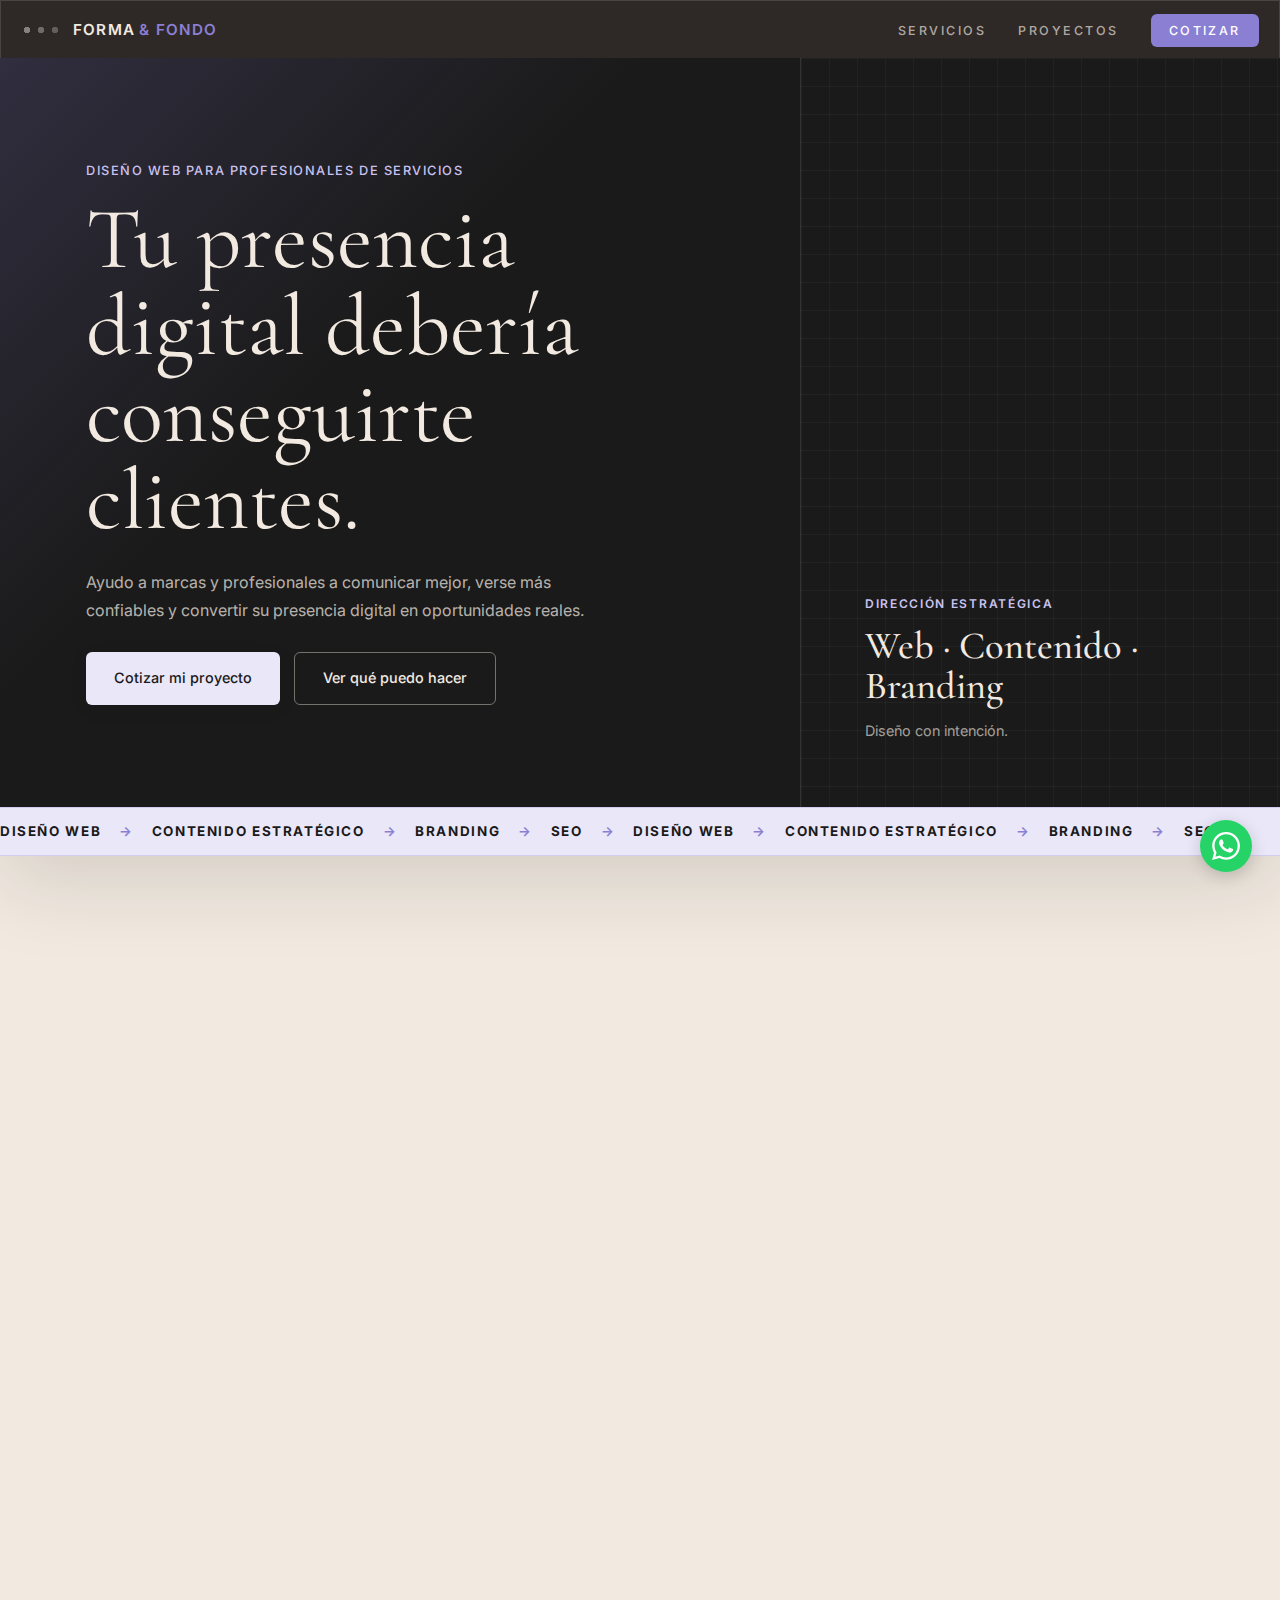
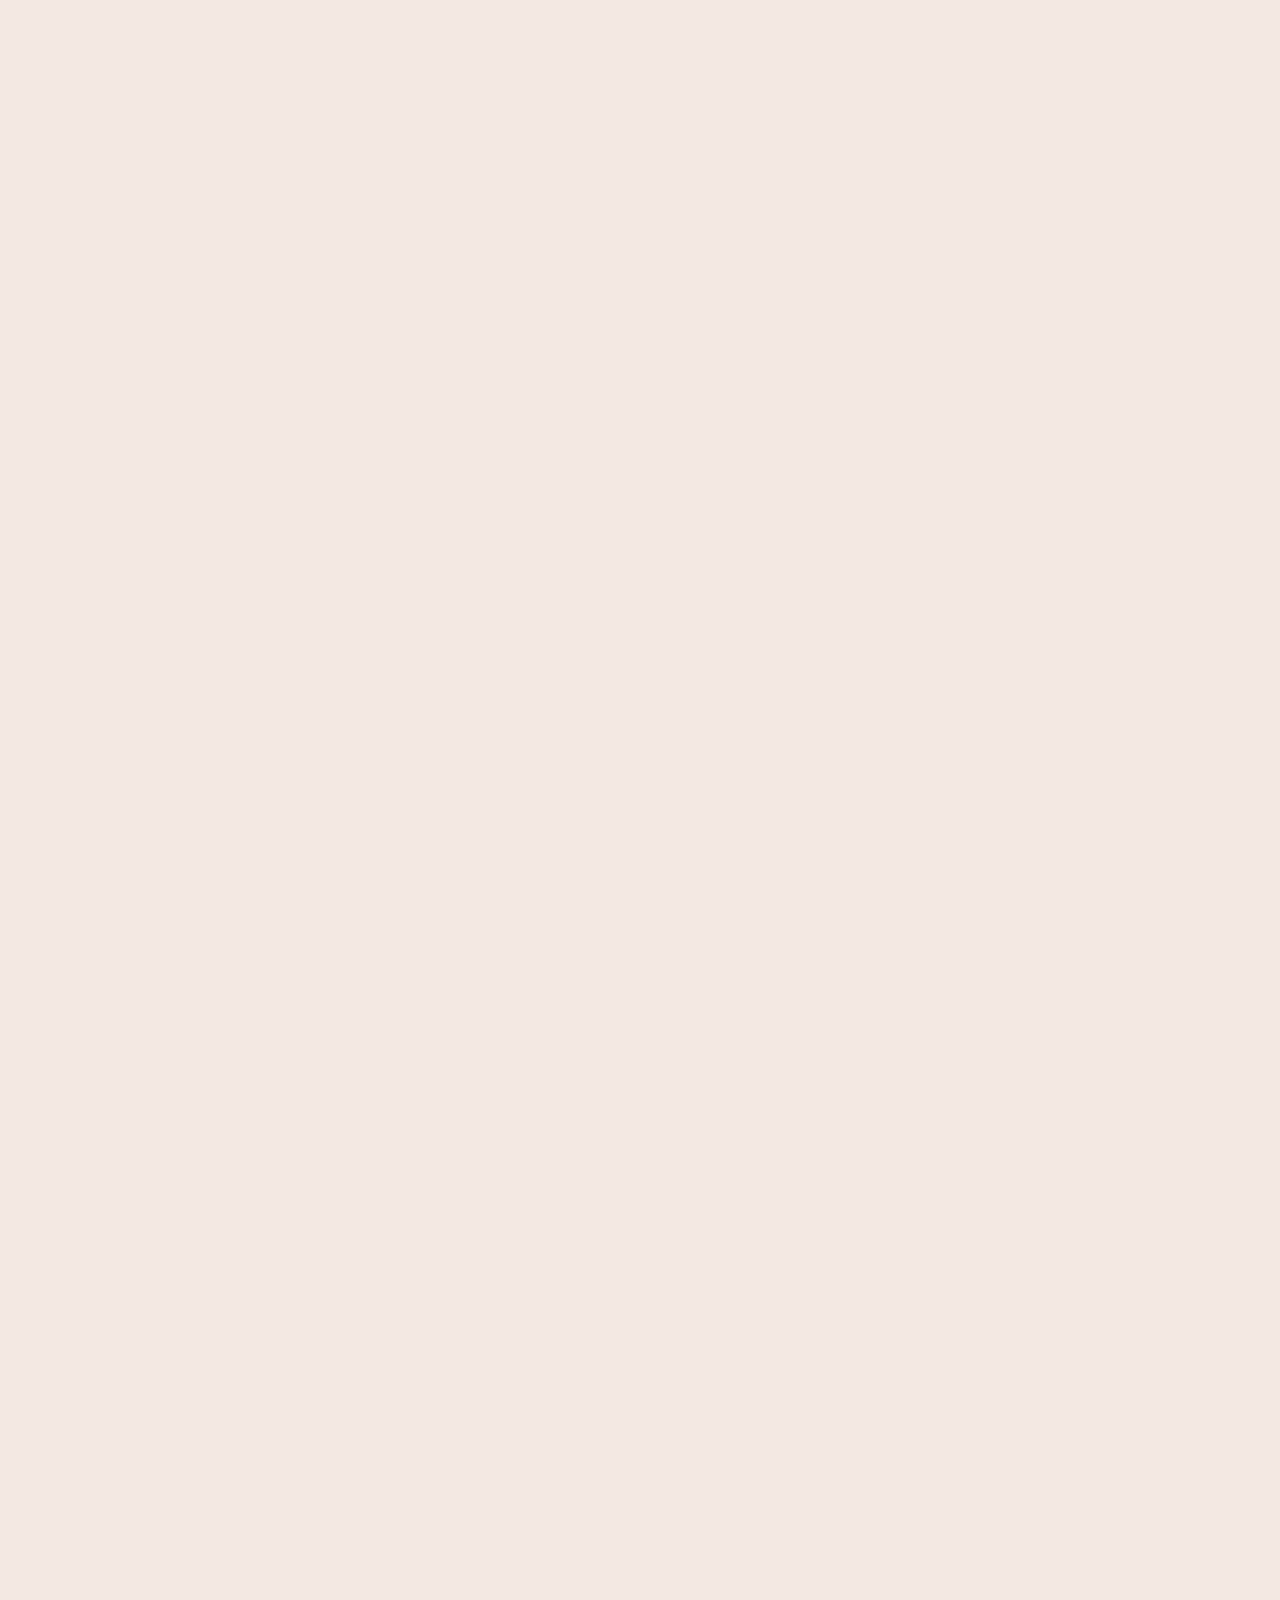
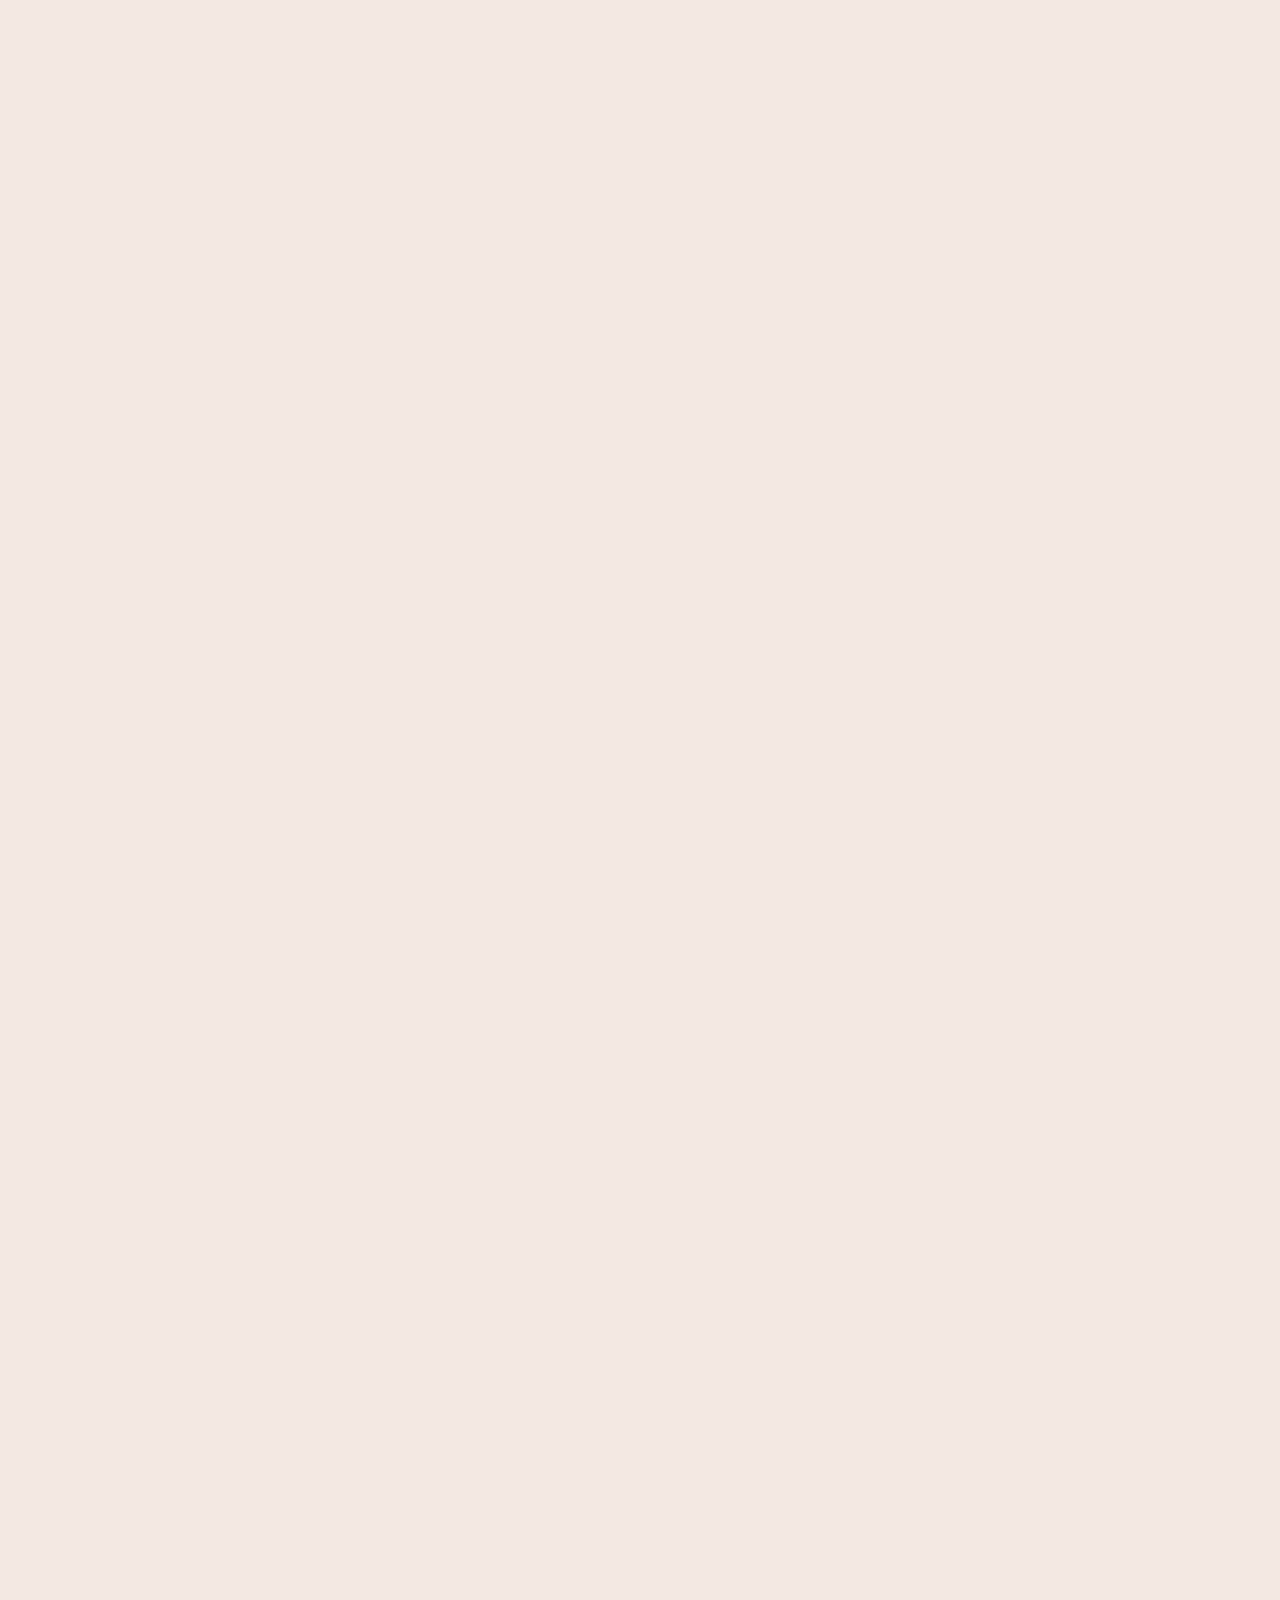
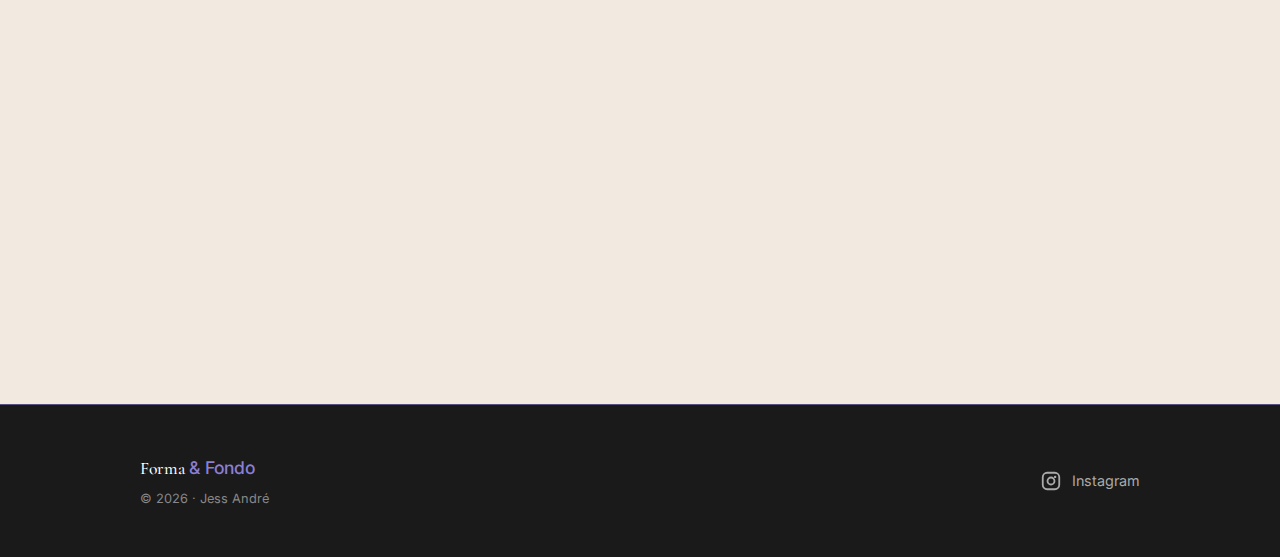
<file: index.html>
<!DOCTYPE html>
<html lang="es">

<head>
  <meta charset="UTF-8">
  <meta name="viewport" content="width=device-width, initial-scale=1.0">

  <title>Forma &amp; Fondo | Diseño web para profesionales · Chile</title>

  <meta name="description"
    content="Diseño web y contenido estratégico para nutricionistas, psicólogas, abogados y profesionales de servicios en Chile. Webs profesionales, landings y community management con foco en resultados.">

  <link rel="canonical" href="https://jessandre-design.netlify.app/">
  <link rel="icon" type="image/png" href="img/icon2.png">

  <script src="https://identity.netlify.com/v1/netlify-identity-widget.js"></script>

  <meta property="og:title" content="Forma &amp; Fondo | Diseño web y contenido estratégico">
  <meta property="og:description" content="Diseño web, contenido estratégico, branding y posicionamiento digital para convertir presencia online en clientes.">
  <meta property="og:image" content="https://jessandre-design.netlify.app/img/icon2.png">
  <meta property="og:image:secure_url" content="https://jessandre-design.netlify.app/img/icon2.png">
  <meta property="og:image:type" content="image/png">
  <meta property="og:image:width" content="1200">
  <meta property="og:image:height" content="630">
  <meta property="og:url" content="https://jessandre-design.netlify.app/">
  <meta property="og:type" content="website">
  <meta property="og:site_name" content="Forma &amp; Fondo">
  <meta property="og:locale" content="es_ES">
  <meta name="twitter:card" content="summary_large_image">
  <meta name="twitter:title" content="Forma &amp; Fondo | Diseño web y contenido estratégico">
  <meta name="twitter:description" content="Diseño web, contenido estratégico, branding y posicionamiento digital para convertir presencia online en clientes.">
  <meta name="twitter:image" content="https://jessandre-design.netlify.app/img/og-forma-fondo.png">
  <meta name="theme-color" content="#F2EAE1">
  <meta name="google-site-verification" content="H93Znw6vzlAxyDQv2BNPgpKpL3Fj-LjRUVETsGovFLk" />

  <script type="application/ld+json">
  {
    "@context": "https://schema.org",
    "@type": "ProfessionalService",
    "name": "Forma & Fondo",
    "url": "https://jessandre-design.netlify.app/",
    "description": "Diseño web y contenido estratégico para profesionales de servicios en Chile. Webs profesionales, landings y community management.",
    "founder": { "@type": "Person", "name": "Jessica André" },
    "serviceType": ["Diseño web", "Contenido estratégico", "Community Management", "Identidad visual"],
    "areaServed": "Chile",
    "address": {
      "@type": "PostalAddress",
      "addressLocality": "Santiago",
      "addressCountry": "CL"
    },
    "sameAs": ["https://www.instagram.com/formayfondo__/"]
  }
  </script>

  <!-- Google Analytics -->
  <script async src="https://www.googletagmanager.com/gtag/js?id=G-3SGTNT1XM7"></script>
  <script>
    window.dataLayer = window.dataLayer || [];
    function gtag(){dataLayer.push(arguments);}
    gtag('js', new Date());
    gtag('config', 'G-3SGTNT1XM7');
  </script>

  <link href="https://fonts.googleapis.com/css2?family=Cormorant+Garamond:ital,wght@0,300;0,400;0,500;0,600;1,400;1,500&family=Inter:wght@300;400;500;600&display=swap" rel="stylesheet">
  <link rel="stylesheet" href="css/style.css">
  <link rel="stylesheet" href="css/index.css">
</head>

<body>
  <a href="#inicio" class="skip-link">Saltar al contenido</a>

  <!-- ══ HEADER ══ -->
  <header class="site-header">
    <div class="header-inner">
      <a href="#inicio" class="brand">
        Forma <span class="brand-accent">&amp; Fondo</span>
      </a>
      <nav class="main-nav">
        <button class="nav-toggle" aria-label="Abrir menú" aria-expanded="false" aria-controls="navList">☰</button>
        <ul class="nav-list" id="navList">
          <li><a href="#servicios">Servicios</a></li>
          <li><a href="#trabajo">Proyectos</a></li>
          <li><a href="#contacto" class="nav-cta">Cotizar</a></li>
        </ul>
      </nav>
    </div>
  </header>

  <main id="inicio">

    <!-- ══ HERO ══ -->
    <section class="hero">
      <div class="hero-shell">
        <div class="hero-browser" aria-label="Forma & Fondo">
          <div class="hero-browser-bar">
            <span></span>
            <span></span>
            <span></span>
            <div class="hero-browser-url">formayfondo.studio</div>
          </div>

          <div class="hero-stage">
            <div class="hero-copy">
              <span class="eyebrow">Diseño web para profesionales de servicios</span>
              <h1>Tu presencia digital debería conseguirte clientes.</h1>
              <p class="hero-lead">
                Ayudo a marcas y profesionales a comunicar mejor, verse más confiables
                y convertir su presencia digital en oportunidades reales.
              </p>
              <div class="hero-actions">
                <a href="#contacto" class="btn btn-primary">Cotizar mi proyecto</a>
                <a href="#servicios" class="btn btn-outline">Ver qué puedo hacer</a>
              </div>
            </div>

            <div class="hero-proof">
              <span>Dirección estratégica</span>
              <strong>Web · Contenido · Branding</strong>
              <small>Diseño con intención.</small>
            </div>
          </div>

          <div class="hero-marquee" aria-hidden="true">
            <div class="hero-marquee-track">
              <span>Diseño web</span>
              <span>→</span>
              <span>Contenido estratégico</span>
              <span>→</span>
              <span>Branding</span>
              <span>→</span>
              <span>SEO</span>
              <span>→</span>
              <span>Diseño web</span>
              <span>→</span>
              <span>Contenido estratégico</span>
              <span>→</span>
              <span>Branding</span>
              <span>→</span>
              <span>SEO</span>
              <span>→</span>
            </div>
          </div>
        </div>
      </div>
    </section>

    <!-- ══ DOLOR DEL CLIENTE ══ -->
    <section class="dolor">
      <p class="dolor-quote">
        La mayoría de los profesionales que llegan a Forma &amp; Fondo tienen algo en común:
        saben muy bien lo que hacen, pero cuando alguien llega a su web o a su
        Instagram, eso no queda claro.
      </p>
      <p class="dolor-sub">
        Nutricionistas, psicólogas, abogados, coaches — profesionales que dominan su área
        pero cuya presencia digital no lo refleja.
      </p>
      <p class="dolor-sub">
        Una presencia sin identidad no genera confianza.
        Y sin confianza, no hay cliente.
      </p>
    </section>

    <!-- ══ SOBRE MI ══ -->
    <section class="quienes">
      <div class="quienes-grid">
        <div class="quienes-foto">
          <img src="img/jess-photo-perfil.jpeg" alt="Jess André, fundadora de Forma &amp; Fondo" loading="lazy">
        </div>
        <div class="quienes-copy">
          <span class="eyebrow">Sobre mí</span>
          <h2>Diseño pensado para resultados.</h2>
          <p>
            Soy Jess André, diseñadora web y estratega digital. Trabajo de forma
            independiente bajo Forma &amp; Fondo y, según el proyecto, con
            colaboradores especializados.
          </p>
          <p>
            Cada cliente trabaja directamente conmigo — sin account managers,
            sin intermediarios. Eso significa más atención, más contexto
            y mejores resultados.
          </p>
        </div>
      </div>
    </section>

    <!-- ══ SERVICIOS ══ -->
    <span id="trabajo" class="anchor-target"></span>
    <section class="servicios" id="servicios">
      <div class="servicios-header inner--narrow">
        <span class="eyebrow">Qué hago</span>
        <h2>La presencia digital completa para tu negocio.</h2>
        <p>
          En Forma &amp; Fondo construyo lo que necesitas para que alguien que llega
          a tu perfil o a tu web entienda, confíe y te contacte.
        </p>
      </div>

      <div class="servicios-grid">
        <div class="servicio-card">
          <img src="img/card-webs.jpg" alt="Diseño y programación web" loading="lazy">
          <h3>Diseño &amp; Web</h3>
          <p class="servicio-subtitulo">Diseño, desarrollo y estrategia</p>
          <p>
            Webs y landings que comunican lo que haces con claridad y
            estética. Desde el diseño hasta el código — para que tu sitio trabaje
            por ti aunque no estés.
          </p>
          <a href="webs.html" class="servicio-link">Ver ejemplos de sitios web →</a>
        </div>

        <div class="servicio-card">
          <img src="img/card-community.jpg" alt="Contenido y redes sociales" loading="lazy">
          <h3>Contenido &amp; Social Media</h3>
          <p class="servicio-subtitulo">Contenido estratégico mensual</p>
          <p>
            Estrategia, reels, calendario de contenido y copywriting para mantener
            tu presencia activa, coherente y orientada a generar conversaciones
            con clientes reales.
          </p>
          <a href="contenido.html" class="servicio-link">Ver contenido trabajado →</a>
        </div>
      </div>

    </section>

    <!-- ══ PROCESO ══ -->
    <section class="proceso" id="proceso">
      <div class="proceso-header">
        <span class="eyebrow">Cómo trabajo</span>
        <h2>Un proceso claro de principio a fin.</h2>
      </div>

      <div class="proceso-grid">
        <div class="paso">
          <span class="paso-num">01</span>
          <h3>Reunión inicial</h3>
          <p>
            Agendamos una llamada para conocer tu proyecto, tus objetivos y ver
            si soy la persona indicada para ayudarte.
          </p>
        </div>
        <div class="paso">
          <span class="paso-num">02</span>
          <h3>Diagnóstico</h3>
          <p>
            Analizo tu presencia actual y defino qué necesita tu marca
            para comunicar con claridad y generar confianza.
          </p>
        </div>
        <div class="paso">
          <span class="paso-num">03</span>
          <h3>Propuesta</h3>
          <p>
            Te presento un plan concreto: qué se hará, en qué tiempo y con
            qué inversión. Sin ambigüedades.
          </p>
        </div>
        <div class="paso">
          <span class="paso-num">04</span>
          <h3>Ejecución</h3>
          <p>
            Ejecuto el proyecto con seguimiento claro y feedback en cada etapa.
            Entrego cuando está bien hecho, no cuando se cumple un plazo arbitrario.
          </p>
        </div>
      </div>

      <p class="proceso-nota">
        Trabajo con personas que quieren crecer y valoran el proceso tanto como
        el resultado. Si buscas algo rápido y barato, probablemente no sea el mejor match.
      </p>
    </section>

    <!-- ══ EXPERIENCIA REAL ══ -->
    <section class="experiencia">
      <div class="experiencia-header">
        <span class="eyebrow">Experiencia real</span>
        <h2>Marcas y proyectos trabajados.</h2>
        <p>
          Casos reales de community management, contenido, identidad visual, sitios web
          y estrategia digital. Cuando el proyecto tiene presencia pública, puedes verlo directamente.
        </p>
      </div>

      <div class="experiencia-carousel" aria-label="Experiencia real">
        <div class="experiencia-viewport">
        <div class="experiencia-track">
        <article class="experiencia-card is-active">
          <span class="experiencia-comilla">01</span>
          <p class="experiencia-texto">
            Community manager dentro de Kings Agencia, gestionando la comunicación,
            contenido y estrategia digital de la agencia.
          </p>
          <p class="experiencia-nombre">kings.agencia</p>
          <p class="experiencia-rubro">Colaboración actual</p>
          <a class="experiencia-link" href="https://www.instagram.com/kings.agencia/" target="_blank" rel="noopener noreferrer">Ver en Instagram →</a>
        </article>

        <article class="experiencia-card">
          <span class="experiencia-comilla">02</span>
          <p class="experiencia-texto">
            Community management para centro de yoga, con estrategia de contenido
            y presencia digital en etapa inicial de desarrollo.
          </p>
          <p class="experiencia-nombre">yogaluzdorada</p>
          <p class="experiencia-rubro">Proyecto en proceso</p>
          <a class="experiencia-link" href="https://www.instagram.com/yogaluzdorada/" target="_blank" rel="noopener noreferrer">Ver en Instagram →</a>
        </article>

        <article class="experiencia-card">
          <span class="experiencia-comilla">03</span>
          <p class="experiencia-texto">
            Rediseño web y estrategia de posicionamiento en Google para ordenar
            la presencia digital y mejorar la llegada de clientes potenciales.
          </p>
          <p class="experiencia-nombre">aprgrupoabogados</p>
          <p class="experiencia-rubro">Estudio jurídico · Diseño web y SEO</p>
          <span class="experiencia-link experiencia-link--muted">Proyecto en curso</span>
        </article>

        <article class="experiencia-card">
          <span class="experiencia-comilla">04</span>
          <p class="experiencia-texto">
            Community management e identidad visual para una marca enfocada en
            bienestar, comunicación sensible y presencia digital coherente.
          </p>
          <p class="experiencia-nombre">nhaisha_renacer</p>
          <p class="experiencia-rubro">Julieta Ledesma</p>
          <a class="experiencia-link" href="https://www.instagram.com/nhaisha_renacer/" target="_blank" rel="noopener noreferrer">Ver en Instagram →</a>
        </article>

        <article class="experiencia-card">
          <span class="experiencia-comilla">05</span>
          <p class="experiencia-texto">
            Community management y creación de contenido para comunicar servicios,
            sostener presencia online y ordenar la estrategia de redes.
          </p>
          <p class="experiencia-nombre">pulso_de_vida</p>
          <p class="experiencia-rubro">Marcelo Rodríguez Arias</p>
          <a class="experiencia-link" href="https://www.instagram.com/pulso_de_vida/" target="_blank" rel="noopener noreferrer">Ver en Instagram →</a>
        </article>

        <article class="experiencia-card">
          <span class="experiencia-comilla">06</span>
          <p class="experiencia-texto">
            Community management para tienda de ropa, con foco en publicaciones,
            comunicación de productos y presencia constante en redes.
          </p>
          <p class="experiencia-nombre">Back Store</p>
          <p class="experiencia-rubro">Moda y retail · Colaboración finalizada</p>
          <span class="experiencia-link experiencia-link--muted">Perfil privado</span>
        </article>
        </div>
        </div>

        <div class="experiencia-nav" aria-label="Navegación de casos">
          <button class="experiencia-control experiencia-control--prev" type="button" aria-label="Ver caso anterior">‹</button>
          <div class="experiencia-dots" aria-hidden="true"></div>
          <button class="experiencia-control experiencia-control--next" type="button" aria-label="Ver caso siguiente">›</button>
        </div>
      </div>
    </section>

    <!-- ══ CONTACTO ══ -->
    <section class="contacto" id="contacto">
      <div class="contacto-grid">

        <div class="contacto-copy">
          <span class="eyebrow">Siguiente paso</span>
          <h2>¿Hablamos de tu proyecto?</h2>
          <p>
            El primer paso es una reunión sin costo donde evalúo si puedo
            ayudarte. Si hay match, te presento una propuesta concreta.
          </p>
          <p>Si prefieres escribir directo:</p>
          <a href="https://wa.me/56978941879" class="contacto-wa" target="_blank" rel="noopener noreferrer">
            Escríbeme por WhatsApp →
          </a>
        </div>

        <div class="contacto-form-panel">
          <form class="contact-form" action="https://formspree.io/f/xkgbwywv" method="POST">
            <div class="form-group">
              <label for="nombre">Nombre / marca</label>
              <input id="nombre" name="nombre" type="text" placeholder="Tu nombre o el de tu proyecto" required>
            </div>

            <div class="form-group">
              <label for="email">Email</label>
              <input id="email" name="email" type="email" placeholder="tu@mail.com" required>
            </div>

            <div class="form-group">
              <label for="servicio" id="servicio-label">¿Qué necesitas trabajar?</label>
              <div class="custom-select" data-name="servicio">
                <button type="button" class="custom-select-trigger" id="servicio-trigger" aria-haspopup="listbox" aria-expanded="false" aria-labelledby="servicio-label servicio-trigger">
                  <span class="custom-select-label">Elige una opción</span>
                  <span class="custom-select-caret">▾</span>
                </button>
                <ul class="custom-select-menu" role="listbox">
                  <li data-value="contenido" role="option">Contenido y redes</li>
                  <li data-value="webs" role="option">Diseño web o landing</li>
                  <li data-value="cm" role="option">Community Manager</li>
                  <li data-value="seo" role="option">Posicionamiento en Google</li>
                  <li data-value="no-se" role="option">No sé, necesito diagnóstico</li>
                </ul>
                <input type="hidden" name="servicio" id="servicio" value="">
              </div>
            </div>

            <div class="form-group">
              <label for="mensaje">Mensaje</label>
              <textarea id="mensaje" name="mensaje" rows="4"
                placeholder="Cuéntame qué haces, qué quieres mejorar y si tienes alguna referencia o plazo."></textarea>
            </div>

            <input type="text" name="_gotcha" class="visually-hidden" tabindex="-1" autocomplete="off" aria-hidden="true">

            <button type="submit" class="btn btn-primary btn-full">
              Enviar solicitud →
            </button>
          </form>
        </div>

      </div>
    </section>

  </main>

  <!-- ══ FOOTER ══ -->
  <footer class="site-footer">
    <div class="footer-inner">
      <div>
        <div class="footer-brand">Forma <span class="footer-brand-accent">&amp; Fondo</span></div>
        <div class="footer-copy">&copy; <span id="year"></span> · Jess André</div>
      </div>
      <a href="https://instagram.com/formayfondo__" class="footer-ig" target="_blank" rel="noopener" aria-label="Instagram de Forma & Fondo">
        <svg aria-hidden="true" viewBox="0 0 24 24">
          <path d="M7.8 2h8.4A5.8 5.8 0 0 1 22 7.8v8.4a5.8 5.8 0 0 1-5.8 5.8H7.8A5.8 5.8 0 0 1 2 16.2V7.8A5.8 5.8 0 0 1 7.8 2Zm0 2A3.8 3.8 0 0 0 4 7.8v8.4A3.8 3.8 0 0 0 7.8 20h8.4a3.8 3.8 0 0 0 3.8-3.8V7.8A3.8 3.8 0 0 0 16.2 4H7.8Zm8.7 2.2a1.3 1.3 0 1 1 0 2.6 1.3 1.3 0 0 1 0-2.6ZM12 7.2A4.8 4.8 0 1 1 12 16.8 4.8 4.8 0 0 1 12 7.2Zm0 2A2.8 2.8 0 1 0 12 14.8 2.8 2.8 0 0 0 12 9.2Z"/>
        </svg>
        <span>Instagram</span>
      </a>
    </div>
  </footer>

  <!-- BOTÓN FLOTANTE WHATSAPP -->
  <a href="https://wa.me/56978941879?text=Hola! Me interesa conocer más sobre tus servicios"
     class="whatsapp-float"
     target="_blank"
     rel="noopener noreferrer"
     aria-label="Contactar por WhatsApp">
    <svg xmlns="http://www.w3.org/2000/svg" viewBox="0 0 24 24" fill="currentColor">
      <path d="M17.472 14.382c-.297-.149-1.758-.867-2.03-.967-.273-.099-.471-.148-.67.15-.197.297-.767.966-.94 1.164-.173.199-.347.223-.644.075-.297-.15-1.255-.463-2.39-1.475-.883-.788-1.48-1.761-1.653-2.059-.173-.297-.018-.458.13-.606.134-.133.298-.347.446-.52.149-.174.198-.298.298-.497.099-.198.05-.371-.025-.52-.075-.149-.669-1.612-.916-2.207-.242-.579-.487-.5-.669-.51-.173-.008-.371-.01-.57-.01-.198 0-.52.074-.792.372-.272.297-1.04 1.016-1.04 2.479 0 1.462 1.065 2.875 1.213 3.074.149.198 2.096 3.2 5.077 4.487.709.306 1.262.489 1.694.625.712.227 1.36.195 1.871.118.571-.085 1.758-.719 2.006-1.413.248-.694.248-1.289.173-1.413-.074-.124-.272-.198-.57-.347m-5.421 7.403h-.004a9.87 9.87 0 01-5.031-1.378l-.361-.214-3.741.982.998-3.648-.235-.374a9.86 9.86 0 01-1.51-5.26c.001-5.45 4.436-9.884 9.888-9.884 2.64 0 5.122 1.03 6.988 2.898a9.825 9.825 0 012.893 6.994c-.003 5.45-4.437 9.884-9.885 9.884m8.413-18.297A11.815 11.815 0 0012.05 0C5.495 0 .16 5.335.157 11.892c0 2.096.547 4.142 1.588 5.945L.057 24l6.305-1.654a11.882 11.882 0 005.683 1.448h.005c6.554 0 11.89-5.335 11.893-11.893a11.821 11.821 0 00-3.48-8.413Z"/>
    </svg>
  </a>

  <script src="js/script.js"></script>

</body>
</html>
</file>
<file: css/style.css>
:root {
  --color-crema:        #F2EAE1;
  --color-crema-claro:  #FAF6F2;
  --color-negro:        #1A1A1A;
  --color-violeta:      #8B7FD4;
  --color-violeta-suave:#EAE7F8;
  --color-gris:         #6B6560;
  --color-borde:        #E0D8CE;
  --color-marron:       #1A1A1A;
  /* aliases para compatibilidad con webs.html / contenido.html */
  --color-texto:        #1A1A1A;
  --color-texto-suave:  #6B6560;
  --color-rosa:         #EAE7F8;
  --color-pill:         #EAE7F8;
  --shadow-suave:       0 4px 20px rgba(0, 0, 0, 0.06);
  --radius-lg: 12px;
  --radius-md: 10px;
  --radius-sm: 8px;
  --font-serif: "Cormorant Garamond", serif;
  --font-sans: "Inter", system-ui, -apple-system, BlinkMacSystemFont, sans-serif;
}

*,
*::before,
*::after {
  box-sizing: border-box;
}

html {
  scroll-behavior: smooth;
}

body {
  margin: 0;
  font-family: var(--font-sans);
  color: var(--color-texto);
  background-color: var(--color-crema);
  -webkit-font-smoothing: antialiased;
}

img {
  max-width: 100%;
  display: block;
}

a {
  color: inherit;
  text-decoration: none;
}

a:hover {
  text-decoration: underline;
}

/* ==================== LAYOUT ==================== */

.container {
  width: 100%;
  max-width: 1080px;
  margin: 0 auto;
  padding: 0 16px;
}

.section {
  padding: 72px 0 80px;
}

.section-alt {
  background-color: var(--color-crema-claro);
  padding: 72px 0 80px;
}

.section-header {
  max-width: 620px;
  margin: 0 auto 40px;
  text-align: center;
}

.section-header h2 {
  font-family: var(--font-serif);
  font-size: 2.4rem;
  margin: 0 0 10px;
}

.section-intro {
  margin: 0;
  font-size: 0.98rem;
  color: var(--color-texto-suave);
  line-height: 1.7;
  max-width: 700px;
}

.section-header--center {
  text-align: center;
  max-width: 720px;
  margin: 0 auto;
}

/* ==================== HEADER / NAV ==================== */

.site-header {
  position: sticky;
  top: 0;
  z-index: 40;
  background: transparent;
}

.site-header::before {
  content: "";
  position: absolute;
  inset: 0;
  background: linear-gradient(to bottom,
      rgba(245, 235, 230, 0.98) 0%,
      rgba(245, 235, 230, 0.96) 45%,
      rgba(245, 235, 230, 0.0) 100%);
  backdrop-filter: blur(18px);
  -webkit-backdrop-filter: blur(18px);
  pointer-events: none;
  z-index: -1;
  border-bottom: 1px solid rgba(0, 0, 0, 0.05);
}

.header-inner {
  display: flex;
  align-items: center;
  justify-content: space-between;
  padding: 14px 16px;
  position: relative;
}

.brand {
  display: inline-flex;
  align-items: center;
}

.brand-text {
  font-family: var(--font-serif);
  font-size: 1rem;
  letter-spacing: 0.26em;
  text-transform: uppercase;
}

.main-nav {
  position: relative;
}

.nav-toggle {
  display: none;
  background: transparent;
  border: none;
  color: var(--color-texto);
  padding: 8px;
  font-size: 1.5rem;
  cursor: pointer;
}

.nav-list {
  display: flex;
  list-style: none;
  gap: 32px;
  padding: 0;
  margin: 0;
}

.nav-list a {
  font-family: var(--font-sans);
  font-size: 0.85rem;
  text-transform: uppercase;
  letter-spacing: 0.20em;
  font-weight: 500;
  color: var(--color-texto);
}

.nav-list a:hover {
  text-decoration: none;
  border-bottom: 1px solid var(--color-texto);
}

.has-submenu {
  position: relative;
}

.nav-parent {
  background: transparent;
  border: none;
  padding: 0;
  font-family: var(--font-sans);
  font-size: 0.85rem;
  text-transform: uppercase;
  letter-spacing: 0.20em;
  font-weight: 500;
  color: var(--color-texto);
  display: inline-flex;
  align-items: center;
  gap: 4px;
  cursor: pointer;
}

.nav-parent:hover {
  text-decoration: none;
  border-bottom: 1px solid var(--color-texto);
}

.nav-caret {
  font-size: 0.55rem;
}

.nav-submenu {
  position: absolute;
  top: 100%;
  left: 0;
  min-width: 190px;
  padding: 8px 10px 8px;
  list-style: none;
  margin: 0;
  border-radius: 14px;
  background-color: rgba(245, 235, 230, 0.98);
  box-shadow: var(--shadow-suave);
  border: 1px solid rgba(0, 0, 0, 0.05);
  opacity: 0;
  pointer-events: none;
  transform: translateY(-2px);
  transition: opacity 0.12s ease, transform 0.12s ease;
  z-index: 50;
}

.has-submenu.submenu-open .nav-submenu {
  opacity: 1;
  pointer-events: auto;
  transform: translateY(0);
}

.nav-submenu li+li {
  margin-top: 4px;
}

.nav-submenu-link {
  display: inline;
  font-size: 0.78rem;
  letter-spacing: 0.08em !important;
  text-transform: uppercase;
  padding: 4px 0;
  text-decoration: none;
}

.nav-submenu-link:hover {
  background-color: transparent;
  text-decoration: underline;
  text-underline-offset: 3px;
}

/* ==================== CARDS ==================== */

.trabajos-grid {
  display: grid;
  grid-template-columns: repeat(auto-fit, minmax(280px, 1fr));
  gap: 32px;
  margin-top: 32px;
}

.trabajos-card {
  display: flex;
  flex-direction: column;
  background: rgb(241, 230, 221);
  border-radius: 34px;
  text-decoration: none;
  color: var(--color-texto);
  box-shadow:
    0 24px 60px rgba(0, 0, 0, 0.12),
    0 0 0 1px rgba(0, 0, 0, 0.02);
  overflow: hidden;
  transition: transform 0.18s ease, box-shadow 0.18s ease;
}

.trabajos-card:hover {
  transform: translateY(-6px);
  box-shadow:
    0 32px 80px rgba(0, 0, 0, 0.16),
    0 0 0 1px rgba(0, 0, 0, 0.03);
}

.trabajos-media {
  position: relative;
  height: 220px;
  border-radius: 34px 34px 26px 26px;
  overflow: hidden;
  background-size: cover;
  background-position: center;
}

.trabajos-card--contenido .trabajos-media {
  background-image:
    linear-gradient(to top, rgba(0, 0, 0, 0.45), rgba(0, 0, 0, 0.05)),
    url("../img/photo-content.jpg");
}

.trabajos-card--webs .trabajos-media {
  background-image:
    linear-gradient(to top, rgba(0, 0, 0, 0.45), rgba(0, 0, 0, 0.05)),
    url("../img/card-webs.jpg");
  background-position: top;
}

.trabajos-card--community .trabajos-media {
  background-image:
    linear-gradient(to top, rgba(0, 0, 0, 0.45), rgba(0, 0, 0, 0.05)),
    url("../img/card-community.jpg");
}

.trabajos-media-overlay {
  position: absolute;
  inset: 0;
  display: flex;
  align-items: flex-end;
  justify-content: center;
  padding: 18px 22px;
}

.trabajos-media-info {
  width: 100%;
  display: flex;
  justify-content: space-between;
  align-items: center;
}

.trabajos-pill {
  font-size: 0.76rem;
  letter-spacing: 0.18em;
  text-transform: uppercase;
  color: rgb(241, 230, 221);
}

.trabajos-media-btn {
  border: none;
  border-radius: 999px;
  padding: 10px 20px;
  font-size: 0.85rem;
  font-weight: 500;
  background: rgba(15, 15, 15, 0.85);
  color: rgb(241, 230, 221);
  cursor: pointer;
  box-shadow: 0 10px 25px rgba(0, 0, 0, 0.35);
}

.trabajos-body {
  padding: 18px 22px 20px;
  background-color: rgb(241, 230, 221);
}

.trabajos-body h3 {
  font-family: var(--font-serif);
  font-size: 1.3rem;
  margin: 0 0 8px;
}

.trabajos-body p {
  margin: 0;
  font-size: 0.95rem;
  line-height: 1.6;
  color: var(--color-texto-suave);
}

/* ==================== BOTONES ==================== */

.btn {
  display: inline-flex;
  align-items: center;
  justify-content: center;
  padding: 9px 18px;
  border-radius: 999px;
  border: 1px solid var(--color-borde);
  font-size: 0.9rem;
  font-weight: 600;
  cursor: pointer;
  background-color: transparent;
  text-decoration: none;
  transition: transform 0.12s ease, box-shadow 0.12s ease, background-color 0.12s ease;
}

.btn-primary {
  background-color: var(--color-marron);
  color: rgb(241, 230, 221);
  box-shadow: var(--shadow-suave);
}

.btn-primary:hover {
  transform: translateY(-1px);
  box-shadow: 0 20px 40px rgba(0, 0, 0, 0.18);
}

.btn-outline {
  background-color: var(--color-crema-claro);
}

.btn-outline:hover {
  transform: translateY(-1px);
}

.btn-full {
  width: 100%;
}

/* ==================== SOBRE MÍ ==================== */

.about-layout {
  display: grid;
  gap: 40px;
}

.about-main h2 {
  font-family: var(--font-serif);
  font-size: 2.2rem;
  margin: 0 0 12px;
}

.about-main p {
  font-size: 0.98rem;
  line-height: 1.7;
  color: var(--color-texto-suave);
}

.about-cards {
  display: grid;
  gap: 16px;
}

.info-card {
  background-color: var(--color-crema);
  border-radius: var(--radius-md);
  border: 1px solid var(--color-borde);
  padding: 14px 14px 12px;
}

.info-card h3 {
  margin: 0 0 4px;
  font-size: 0.98rem;
}

.info-card p {
  margin: 0;
  font-size: 0.9rem;
  color: var(--color-texto-suave);
}

/* ==================== TABS / PROYECTOS ==================== */

.tabs {
  margin-top: 12px;
}

.tab-list {
  display: inline-flex;
  padding: 4px;
  border-radius: 999px;
  background-color: rgba(255, 255, 255, 0.8);
  border: 1px solid rgba(0, 0, 0, 0.14);
  gap: 4px;
}

.tab-button {
  background: transparent;
  border-radius: 999px;
  border: none;
  padding: 7px 16px;
  font-size: 0.9rem;
  cursor: pointer;
  font-weight: 500;
  color: var(--color-texto-suave);
}

.tab-button.active {
  background-color: var(--color-crema-claro);
  color: var(--color-texto);
  box-shadow: var(--shadow-suave);
}

.tab-panel {
  display: none;
  margin-top: 24px;
}

.tab-panel.active {
  display: block;
}

/* Mobile tabs */
@media (max-width: 640px) {
  .tab-list {
    display: grid;
    grid-template-columns: 1fr;
    gap: 8px;
    padding: 0;
    width: 100%;
    max-width: 100%;
    min-width: 0;
    background: transparent;
    border: none;
    border-radius: 0;
  }

  .tab-button {
    padding: 14px 16px;
    font-size: 0.95rem;
    text-align: center;
    border-radius: 12px;
    width: 100%;
    justify-content: center;
    min-width: 0;
    background: rgba(255, 255, 255, 0.75);
    border: 1px solid rgba(0, 0, 0, 0.1);
    color: var(--color-negro);
  }

  .tab-button.active {
    background: var(--color-negro);
    color: #fff;
    border-color: var(--color-negro);
    box-shadow: none;
  }

  .tab-layout {
    gap: 20px;
  }

  .tab-copy h3 {
    font-size: 1.6rem;
  }

  .work-card {
    padding: 16px;
    width: 100%;
    max-width: 100%;
  }

  .work-card:hover {
    transform: none;
    box-shadow: var(--shadow-suave);
  }

  .work-card-video {
    aspect-ratio: 16/9;
    max-height: 420px;
  }

  .tab-grid {
    grid-template-columns: 1fr;
  }

  .content-gallery {
    grid-template-columns: 1fr;
    gap: 20px;
    margin-top: 32px;
    width: 100%;
    max-width: 100%;
  }

  .content-gallery .content-card {
    width: 100%;
  }

  .content-card-image {
    min-height: auto;
    box-shadow: none;
    transition: none;
  }

  .content-card-image:hover {
    overflow: hidden;
    z-index: auto;
    box-shadow: none;
  }

  .content-card-image img {
    transition: none;
    transform: none;
    object-fit: cover;
  }

  .photo-grid-wrapper,
  .photo-grid,
  .tab-list,
  .tab-button,
  .content-gallery {
    max-width: 100%;
    min-width: 0;
  }

  body,
  html {
    max-width: 100vw;
    overflow-x: hidden;
  }
}

@media (max-width: 900px) {
  .tab-list {
    display: grid;
    grid-template-columns: 1fr;
    gap: 10px;
    padding: 10px;
    width: 100%;
    max-width: 100%;
  }

  .tab-button {
    width: 100%;
    padding: 14px 16px;
  }

  .tab-grid {
    grid-template-columns: 1fr;
  }

  .content-gallery {
    grid-template-columns: 1fr;
    gap: 20px;
    margin-top: 32px;
  }

  .content-gallery .content-card {
    width: 100%;
  }

  .content-card-image {
    min-height: auto;
    box-shadow: none;
    transition: none;
  }

  .content-card-image:hover {
    overflow: hidden;
    z-index: auto;
    box-shadow: none;
  }

  .content-card-image img {
    transition: none;
    transform: none;
    object-fit: cover;
  }

  .content-gallery .content-card:not(:first-child) {
    display: block;
  }

  .section {
    padding: 48px 0 56px;
  }
}

.tab-layout {
  display: grid;
  gap: 26px;
}

.tab-copy h3 {
  font-family: var(--font-serif);
  font-size: 1.8rem;
  margin: 10px 0 8px;
}

.tab-copy p {
  margin: 0 0 12px;
  font-size: 0.96rem;
  color: var(--color-texto-suave);
}

.bullet-list {
  margin: 0 0 14px;
  padding-left: 18px;
  font-size: 0.92rem;
  color: var(--color-texto-suave);
}

.bullet-list li+li {
  margin-top: 4px;
}

.tab-note {
  font-size: 0.86rem;
  color: var(--color-texto-suave);
  margin: 0 0 16px;
}

.tab-grid {
  display: grid;
  gap: 16px;
}

.work-card {
  background-color: var(--color-crema-claro);
  border-radius: var(--radius-md);
  border: 1px solid var(--color-borde);
  padding: 14px 14px 14px;
  box-shadow: var(--shadow-suave);
  transition: transform 0.12s ease, box-shadow 0.12s ease, background-color 0.12s ease;
}

.work-card:hover {
  transform: translateY(-2px);
  background-color: #fffaf5;
}

.work-card h4 {
  margin: 6px 0 6px;
  font-size: 0.97rem;
}

.work-card p {
  margin: 0;
  font-size: 0.9rem;
  color: var(--color-texto-suave);
}

.work-card-image {
  margin-bottom: 12px;
  border-radius: var(--radius-sm);
  overflow: hidden;
  background-color: var(--color-crema-claro);
}

.work-card-video {
  width: 100%;
  height: auto;
  aspect-ratio: 16/9;
  object-fit: cover;
  border-radius: var(--radius-sm);
}

/* ==================== CONTACTO ==================== */

.contact-section {
  padding: 96px 0 112px;
}

.contact-inner {
  margin-top: 52px;
  display: grid;
  grid-template-columns: minmax(0, 0.95fr) minmax(0, 1.15fr);
  gap: 52px;
  align-items: stretch;
}

.contact-form-column {
  display: flex;
  flex-direction: column;
  gap: 18px;
  padding-left: 0;
}

.contact-subtitle {
  font-family: var(--font-serif);
  font-size: 1.6rem;
  margin: 0;
}

.contact-lead {
  margin: 0 0 6px;
  font-size: 1rem;
  line-height: 1.7;
  color: var(--color-texto-suave);
}

.contact-form {
  margin-top: 6px;
  margin-left: -8px;
  background-color: #f9f4ee;
  border-radius: 30px;
  padding: 26px 26px 30px;
  box-shadow:
    0 24px 60px rgba(0, 0, 0, 0.10),
    0 0 0 1px rgba(0, 0, 0, 0.02);
  background: #f1e6dd;
  padding-left: 26px;
  padding-right: 26px;
}

.contact-form .form-group {
  margin-bottom: 16px;
}

.contact-form label {
  display: block;
  margin-bottom: 6px;
  font-size: 0.9rem;
  letter-spacing: 0.06em;
  text-transform: uppercase;
  color: var(--color-texto-suave);
}

.contact-form input,
.contact-form select,
.contact-form textarea {
  width: 100%;
  font-family: inherit;
  font-size: 1rem;
  border: none;
  outline: none;
  color: var(--color-texto);
  background-color: #f7efe7;
}

.contact-form input,
.contact-form select {
  border-radius: 999px;
  padding: 13px 22px;
}

.contact-form textarea {
  border-radius: 20px;
  padding: 14px 18px;
  resize: vertical;
  min-height: 140px;
}

.contact-form select {
  -webkit-appearance: none;
  -moz-appearance: none;
  appearance: none;
  width: 100%;
  padding: 13px 48px 13px 22px;
  cursor: pointer;
  border: 1px solid rgba(0, 0, 0, 0.10);
  background-image: url("data:image/svg+xml,%3Csvg width='12' height='8' viewBox='0 0 12 8' xmlns='http://www.w3.org/2000/svg'%3E%3Cpath d='M1 1.5L6 6.5L11 1.5' stroke='%23493833' stroke-width='1.4' stroke-linecap='round' stroke-linejoin='round'/%3E%3C/svg%3E");
  background-repeat: no-repeat;
  background-position: right 22px center;
  background-size: 12px 8px;
}

.contact-form select:focus {
  border-color: rgba(60, 34, 30, 0.38);
  box-shadow: 0 0 0 2px rgba(60, 34, 30, 0.14);
  outline: none;
}

.contact-form select option {
  background-color: #f7f0ea;
  color: #2f2b28;
  font-size: 1rem;
}

.contact-form select:focus-visible {
  outline: none;
}

.contact-form .btn-full {
  color: rgb(241, 230, 221);
  margin-top: 10px;
  width: 100%;
}

input::placeholder,
textarea::placeholder {
  transition: color 0.25s ease;
}

input:focus::placeholder,
textarea:focus::placeholder {
  color: transparent;
}

.contact-visual {
  border-radius: 36px;
  position: relative;
  overflow: hidden;
  min-height: 320px;
  box-shadow:
    0 24px 60px rgba(0, 0, 0, 0.12),
    0 0 0 1px rgba(0, 0, 0, 0.03);
  background-image:
    linear-gradient(to bottom, rgba(12, 8, 6, 0.05), rgba(12, 8, 6, 0.55)),
    url("../img/contact-card.jpg");
  background-size: cover;
  background-position: center;
  display: flex;
  align-items: flex-end;
}

.contact-visual-inner {
  width: 100%;
  padding: 24px 26px 26px;
  color: rgb(241, 230, 221);
}

.contact-visual-tag {
  display: block;
  font-size: 0.78rem;
  letter-spacing: 0.22em;
  text-transform: uppercase;
  opacity: 0.85;
  margin-bottom: 12px;
}

.contact-visual-text {
  margin: 0;
  font-size: 1rem;
  line-height: 1.7;
}

/* Custom Select */
.custom-select {
  position: relative;
  width: 100%;
  font-size: 1rem;
}

.custom-select-trigger {
  background-color: #f7efe7;
  border-radius: 999px;
  padding: 13px 22px;
  border: 1px solid rgba(0, 0, 0, 0.10);
  cursor: pointer;
  display: flex;
  justify-content: space-between;
  align-items: center;
}

.custom-select-label {
  color: var(--color-texto);
}

.custom-select-caret {
  font-size: 0.9rem;
  color: rgba(0, 0, 0, 0.45);
  margin-left: 10px;
}

.custom-select-menu {
  position: absolute;
  top: calc(100% + 6px);
  left: 0;
  right: 0;
  background-color: #fdf6ef;
  border-radius: 20px;
  box-shadow: 0 18px 40px rgba(0, 0, 0, 0.12);
  border: 1px solid rgba(0, 0, 0, 0.05);
  padding: 14px 0;
  list-style: none;
  margin: 0;
  opacity: 0;
  pointer-events: none;
  transform: translateY(-6px);
  transition: opacity .15s ease, transform .15s ease;
  z-index: 30;
}

.custom-select.open .custom-select-menu {
  opacity: 1;
  pointer-events: auto;
  transform: translateY(0);
}

.custom-select-menu li {
  padding: 10px 22px;
  cursor: pointer;
  font-size: 1rem;
  color: var(--color-texto);
  transition: background .15s ease;
  border-bottom: 1px solid rgba(0, 0, 0, 0.06);
}

.custom-select-menu li:last-child {
  border-bottom: none;
}

.custom-select-menu li:hover {
  background-color: #f0e7e0;
}

.custom-select-menu li.selected {
  background-color: #e8dcd3;
  font-weight: 600;
}

/* ==================== FOOTER ==================== */

.site-footer {
  margin-top: 40px;
  background-color: var(--color-marron);
  color: var(--color-crema);
  padding: 24px 0 28px;
  font-size: 0.82rem;
}

.footer-inner {
  display: flex;
  flex-wrap: wrap;
  gap: 10px;
  align-items: center;
  justify-content: space-between;
}

.footer-links {
  display: flex;
  gap: 14px;
}

.footer-links a {
  text-transform: uppercase;
  letter-spacing: 0.14em;
  font-size: 0.7rem;
}

/* ==================== HERRAMIENTAS ==================== */

.tools-section {
  padding: 30px 0 40px;
  background: #f5ebe6;
}

.tools-title {
  text-align: center;
  font-family: var(--font-serif);
  font-size: 2.4rem;
  margin-bottom: 22px;
  color: var(--color-texto);
}

.tools-marquee {
  width: 100%;
  overflow: hidden;
  padding: 40px 0;
  background: transparent;
}

.marquee-track {
  display: flex;
  gap: 60px;
  align-items: center;
  width: max-content;
  animation: scroll 20s linear infinite;
}

.marquee-track img {
  height: 60px;
  flex-shrink: 0;
  opacity: 0.7;
  transition: opacity 0.3s, transform 0.3s;
}

.marquee-track img:hover {
  opacity: 1;
  transform: scale(1.1);
}

.tools-subtitle {
  text-align: center;
  font-family: var(--font-sans);
  font-size: 1rem;
  margin-top: -10px;
  margin-bottom: 20px;
  color: var(--color-texto-suave);
  opacity: .8;
}

@keyframes scroll {
  0% {
    transform: translateX(0);
  }

  100% {
    transform: translateX(-33.3333%);
  }
}

/* ==================== CONTENIDO ==================== */

.content-block {
  display: block;
  margin-top: 56px;
  margin-bottom: 80px;
}

.content-block-text h3 {
  font-family: var(--font-serif);
  font-size: 1.9rem;
  margin: 0 0 10px;
}

.content-block-text p {
  font-size: 0.98rem;
  line-height: 1.7;
  color: var(--color-texto-suave);
  margin: 0 0 10px;
}

.content-block-text ul {
  margin: 0;
  padding-left: 18px;
  font-size: 0.94rem;
  color: var(--color-texto-suave);
}

.content-block-text ul li+li {
  margin-top: 4px;
}

.content-gallery {
  display: grid;
  grid-template-columns: repeat(3, 280px);
  gap: 32px;
  justify-content: center;
  margin: 45px auto 0;
}

.content-gallery .content-card {
  width: 280px;
  padding: 0;
  background: var(--color-crema-claro);
  border-radius: 20px;
}

.reels-block .content-gallery .content-card {
  width: 280px;
  padding: 0;
  background: transparent;
  border-radius: 0;
  box-shadow: none;
}

.content-card {
  background: transparent;
  border-radius: 0;
  padding: 0;
  box-shadow: none;
  text-align: center;
}

.content-card:hover {
  z-index: 100;
}

.content-card-image {
  border-radius: 22px;
  overflow: hidden;
  margin-bottom: 10px;
  position: relative;
  min-height: 280px;
  display: block;
  box-shadow: 0 12px 30px rgba(0, 0, 0, 0.12);
  background: rgba(241, 230, 221, 0.3);
  transition: all 0.4s ease;
}

.content-card-image:hover {
  overflow: visible;
  z-index: 100;
}

.content-card-image img {
  width: 100%;
  height: auto;
  object-fit: contain;
  display: block;
  transition: all 0.4s ease;
  position: relative;
  z-index: 1;
}

.content-card-image:hover img {
  transform: scale(1.1);
  object-fit: cover;
  box-shadow: 0 12px 40px rgba(0, 0, 0, 0.25);
  border-radius: 18px;
  z-index: 100;
}

.content-card-title {
  margin: 10px 0 0;
  font-size: 0.98rem;
  font-family: var(--font-serif);
  color: var(--color-texto);
  text-align: center;
}

.content-card-description {
  margin: 8px 0 0;
  font-size: 0.88rem;
  line-height: 1.5;
  color: var(--color-texto-suave);
  text-align: center;
  padding: 0 10px;
}

.content-card-instagram {
  margin: 16px 0 0;
  text-align: center;
}

.content-card-instagram a {
  display: inline-flex;
  align-items: center;
  gap: 6px;
  font-size: 0.88rem;
  color: var(--color-texto);
  text-decoration: none;
  padding: 8px 16px;
  border-radius: 20px;
  background-color: transparent;
  border: none;
  transition: all 0.25s ease;
}

.content-card-instagram a:hover {
  background-color: rgba(245, 235, 230, 0.5);
  transform: translateY(-2px);
  box-shadow: 0 4px 12px rgba(0, 0, 0, 0.08);
  text-decoration: none;
}

.content-card-instagram a::before {
  content: "";
  width: 16px;
  height: 16px;
  background-image: url("data:image/svg+xml,%3Csvg xmlns='http://www.w3.org/2000/svg' viewBox='0 0 24 24' fill='%233b2623'%3E%3Cpath d='M12 2.163c3.204 0 3.584.012 4.85.07 3.252.148 4.771 1.691 4.919 4.919.058 1.265.069 1.645.069 4.849 0 3.205-.012 3.584-.069 4.849-.149 3.225-1.664 4.771-4.919 4.919-1.266.058-1.644.07-4.85.07-3.204 0-3.584-.012-4.849-.07-3.26-.149-4.771-1.699-4.919-4.92-.058-1.265-.07-1.644-.07-4.849 0-3.204.013-3.583.07-4.849.149-3.227 1.664-4.771 4.919-4.919 1.266-.057 1.645-.069 4.849-.069zm0-2.163c-3.259 0-3.667.014-4.947.072-4.358.2-6.78 2.618-6.98 6.98-.059 1.281-.073 1.689-.073 4.948 0 3.259.014 3.668.072 4.948.2 4.358 2.618 6.78 6.98 6.98 1.281.058 1.689.072 4.948.072 3.259 0 3.668-.014 4.948-.072 4.354-.2 6.782-2.618 6.979-6.98.059-1.28.073-1.689.073-4.948 0-3.259-.014-3.667-.072-4.947-.196-4.354-2.617-6.78-6.979-6.98-1.281-.059-1.69-.073-4.949-.073zm0 5.838c-3.403 0-6.162 2.759-6.162 6.162s2.759 6.163 6.162 6.163 6.162-2.759 6.162-6.163c0-3.403-2.759-6.162-6.162-6.162zm0 10.162c-2.209 0-4-1.79-4-4 0-2.209 1.791-4 4-4s4 1.791 4 4c0 2.21-1.791 4-4 4zm6.406-11.845c-.796 0-1.441.645-1.441 1.44s.645 1.44 1.441 1.44c.795 0 1.439-.645 1.439-1.44s-.644-1.44-1.439-1.44z'/%3E%3C/svg%3E");
  background-size: contain;
  background-repeat: no-repeat;
  flex-shrink: 0;
}

.btn-back {
  display: inline-flex;
  align-items: center;
  gap: 8px;
  font-size: 0.95rem;
  color: var(--color-texto);
  text-decoration: none;
  padding: 12px 24px;
  border-radius: 24px;
  background-color: transparent;
  border: 1px solid rgba(31, 19, 15, 0.2);
  transition: all 0.3s ease;
  font-family: var(--font-sans);
}

.btn-back:hover {
  background-color: var(--color-marron);
  color: var(--color-crema);
  border-color: var(--color-marron);
  transform: translateX(-4px);
  text-decoration: none;
}

.btn-back svg {
  transition: transform 0.3s ease;
}

.btn-back:hover svg {
  transform: translateX(-3px);
}

/* Photo Grid */
.photo-grid-wrapper {
  position: relative;
  width: 100%;
  max-width: 900px;
  margin: 50px auto 0;
}

.photo-grid {
  display: grid;
  grid-template-columns: repeat(3, 1fr);
  gap: 18px;
  width: 100%;
  max-height: 460px;
  overflow: hidden;
  position: relative;
}

.photo-grid.expanded {
  max-height: none;
}

.photo-grid img {
  width: 100%;
  height: 320px;
  object-fit: cover;
  border-radius: 8px;
  transition: transform 0.3s ease, box-shadow 0.3s ease;
}

.photo-grid img:hover {
  transform: scale(1.02);
  box-shadow: 0 8px 24px rgba(0, 0, 0, 0.15);
}

.photo-grid-overlay {
  position: absolute;
  bottom: 0;
  left: 0;
  right: 0;
  height: 180px;
  background: linear-gradient(to top, 
    var(--color-fondo) 0%, 
    var(--color-fondo) 10%, 
    rgba(245, 235, 230, 0.95) 20%,
    rgba(245, 235, 230, 0.85) 30%,
    rgba(245, 235, 230, 0.7) 40%,
    rgba(245, 235, 230, 0.5) 50%,
    rgba(245, 235, 230, 0.3) 60%,
    rgba(245, 235, 230, 0.15) 70%,
    rgba(245, 235, 230, 0.06) 80%,
    rgba(245, 235, 230, 0.02) 90%,
    transparent 100%);
  display: flex;
  align-items: flex-end;
  justify-content: center;
  padding-bottom: 30px;
  pointer-events: none;
  opacity: 1;
  transition: opacity 0.4s ease;
  backdrop-filter: blur(1px);
  -webkit-backdrop-filter: blur(1px);
}

.photo-grid-wrapper.expanded .photo-grid-overlay {
  opacity: 0;
  pointer-events: none;
}

.btn-photo-expand {
  pointer-events: auto;
  padding: 12px 28px;
  background: var(--color-marron);
  color: var(--color-crema);
  border: none;
  border-radius: 999px;
  font-family: var(--font-sans);
  font-size: 0.95rem;
  font-weight: 500;
  cursor: pointer;
  transition: all 0.3s ease;
  box-shadow: 0 4px 16px rgba(139, 115, 98, 0.3);
}

.btn-photo-expand:hover {
  background: var(--color-texto);
  transform: translateY(-2px);
  box-shadow: 0 6px 20px rgba(139, 115, 98, 0.4);
}

/* Cards estáticas */
.content-card-static {
  width: 280px;
}

.content-card-static:hover {
  z-index: 100;
}

.content-card-image-static {
  border-radius: 18px;
  overflow: hidden;
  margin-bottom: 14px;
  height: 350px;
  display: block;
  background: rgba(241, 230, 221, 0.3);
  box-shadow: 0 12px 30px rgba(0, 0, 0, 0.12);
  position: relative;
  transition: all 0.4s ease;
}

.content-card-image-static:hover {
  overflow: visible;
  z-index: 100;
}

.content-card-image-static img {
  width: 100%;
  height: 100%;
  object-fit: cover;
  display: block;
  transition: all 0.4s ease;
  position: relative;
  z-index: 1;
}

.content-card-image-static:hover img {
  transform: scale(1.5);
  object-fit: cover;
  box-shadow: 0 20px 60px rgba(0, 0, 0, 0.4);
  border-radius: 18px;
  z-index: 100;
}

/* Carousel */
.carousel-slide {
  position: absolute;
  inset: 0;
  opacity: 0;
  transition: opacity .28s ease;
  display: flex;
  justify-content: center;
  align-items: center;
}

.carousel-slide.active {
  opacity: 1;
  z-index: 1;
}

.carousel-slide img {
  width: 100%;
  height: auto;
  object-fit: contain;
  display: block;
}

.carousel-prev,
.carousel-next {
  position: absolute;
  top: 50%;
  transform: translateY(-50%);
  width: 32px;
  height: 32px;
  border-radius: 50%;
  border: none;
  background: rgba(31, 19, 15, 0.7);
  color: #fff;
  font-size: 1.2rem;
  cursor: pointer;
  display: flex;
  align-items: center;
  justify-content: center;
  z-index: 10;
  transition: background 0.2s ease;
}

.carousel-prev:hover,
.carousel-next:hover {
  background: rgba(31, 19, 15, 0.9);
}

.carousel-prev {
  left: 8px;
}

.carousel-next {
  right: 8px;
}

.carousel-dots {
  position: absolute;
  bottom: 10px;
  left: 50%;
  transform: translateX(-50%);
  display: flex;
  gap: 6px;
  z-index: 10;
}

.carousel-dot {
  width: 7px;
  height: 7px;
  border-radius: 50%;
  border: none;
  background: rgba(255, 255, 255, 0.5);
  cursor: pointer;
  padding: 0;
  transition: background 0.2s ease;
}

.carousel-dot:hover {
  background: rgba(255, 255, 255, 0.8);
}

.carousel-dot.active {
  background: rgba(255, 255, 255, 1);
}

.content-block:not(.reels-block) .content-card-image img {
  width: 100%;
  height: auto;
  object-fit: contain;
  display: block;
}

/* ==================== REELS ==================== */

.reels-block .content-gallery {
  grid-template-columns: repeat(3, 280px);
  gap: 36px;
  justify-content: center;
  margin: 60px auto 0;
}

.reels-block .content-card {
  width: 310px;
  border-radius: 26px;
  padding: 16px 16px 20px;
}

.reels-block .content-card-image {
  height: 420px;
}

.reels-block .content-card-image img {
  height: 100%;
  width: 100%;
  object-fit: cover;
}

.content-card-video {
      width: 100%;
    height: 100%;
    object-fit: cover;
    border-radius: 24px;
    display: block;
    cursor: pointer;
}

.content-card-video:hover {
  transform: scale(1.01);
  transition: .2s ease;
}

/* ==================== WEBS ==================== */

.web-item {
  max-width: 100%;
  margin: 0 0 100px;
}

.web-item:last-child {
  margin-bottom: 0;
}

.web-item-header {
  margin-bottom: 48px;
  text-align: left;
  max-width: 900px;
}

.web-item-title {
  font-family: var(--font-serif);
  font-size: 2rem;
  margin: 0 0 14px;
  color: var(--color-texto);
  font-weight: 500;
}

.web-item-description {
  font-size: 1.05rem;
  line-height: 1.75;
  color: var(--color-texto-suave);
  max-width: 900px;
  margin: 0 0 20px;
}

.web-item-features {
  list-style: none;
  padding: 0;
  margin: 0;
  display: grid;
  grid-template-columns: repeat(2, 1fr);
  gap: 12px 24px;
}

.web-item-features li {
  font-size: 0.95rem;
  color: var(--color-texto);
  padding-left: 24px;
  position: relative;
  line-height: 1.6;
}

.web-item-features li::before {
  content: "✓";
  position: absolute;
  left: 0;
  color: var(--color-marron);
  font-weight: 600;
}

.web-item-meta {
  margin-top: 20px;
  display: flex;
  flex-wrap: wrap;
  gap: 16px 24px;
  padding-top: 18px;
  border-top: 1px solid rgba(31, 19, 15, 0.1);
}

.web-meta-item {
  font-size: 0.9rem;
  color: var(--color-texto-suave);
}

.web-meta-item em {
  font-size: 0.82rem;
  opacity: 0.8;
  font-style: normal;
}

.price-original {
  text-decoration: line-through;
  color: #999;
  font-size: 0.9em;
  margin-right: 0.5rem;
}

.price-promo {
  color: #c17a53;
  font-weight: 700;
  font-size: 1.1em;
}

.web-meta-item strong {
  color: var(--color-texto);
  font-weight: 600;
}

.web-meta-item a {
  color: var(--color-marron);
  text-decoration: none;
  border-bottom: 1px solid transparent;
  transition: border-color 0.2s ease;
}

.web-meta-item a:hover {
  border-bottom-color: var(--color-marron);
}

.web-item-cta {
  margin-top: 28px;
  text-align: center;
}

.btn-web {
  min-width: 220px;
  padding: 13px 28px;
  font-size: 1rem;
  margin-top: 20px;
}

/* FAQ Section */
.faq-section {
  max-width: 800px;
  margin: 80px auto 0;
  padding: 0 16px;
}

.faq-title {
  font-family: var(--font-serif);
  font-size: 2rem;
  text-align: center;
  margin: 0 0 36px;
  color: var(--color-texto);
}

.faq-item {
  background: rgba(255, 255, 255, 0.4);
  border: 1px solid rgba(31, 19, 15, 0.1);
  border-radius: 16px;
  padding: 20px 24px;
  margin-bottom: 14px;
  transition: all 0.3s ease;
}

.faq-item:hover {
  background: rgba(255, 255, 255, 0.6);
  border-color: rgba(31, 19, 15, 0.15);
}

.faq-item[open] {
  background: rgba(255, 255, 255, 0.7);
  border-color: var(--color-marron);
}

.faq-question {
  font-size: 1.05rem;
  font-weight: 600;
  color: var(--color-texto);
  cursor: pointer;
  list-style: none;
  display: flex;
  justify-content: space-between;
  align-items: center;
  user-select: none;
}

.faq-question::-webkit-details-marker {
  display: none;
}

.faq-question::after {
  content: "+";
  font-size: 1.5rem;
  color: var(--color-marron);
  transition: transform 0.3s ease;
  flex-shrink: 0;
  margin-left: 16px;
}

.faq-item[open] .faq-question::after {
  transform: rotate(45deg);
}

.faq-answer {
  margin: 16px 0 0;
  font-size: 0.95rem;
  line-height: 1.7;
  color: var(--color-texto-suave);
  padding-right: 32px;
}

.webs-block .content-gallery {
  display: flex;
  flex-direction: column;
  gap: 50px;
  max-width: 100%;
  margin-left: 0;
  margin-right: 0;
}

.webs-block .content-card {
  width: 100%;
  max-width: 900px;
  margin: 0;
}

.webs-block .content-card-image {
  height: auto;
  min-height: auto;
  border-radius: 0;
  box-shadow: none;
  background: transparent;
}

.webs-block .content-card-video {
  width: 100%;
  height: auto;
  object-fit: contain;
  border-radius: 0;
}

/* ==================== RESPONSIVE ==================== */

@media (min-width: 768px) {
  .hero-inner {
    grid-template-columns: minmax(0, 1.2fr) minmax(0, 1fr);
  }

  .about-layout {
    grid-template-columns: minmax(0, 1.1fr) minmax(0, 1fr);
  }

  .tab-layout {
    grid-template-columns: minmax(0, 1.15fr) minmax(0, 1fr);
  }

  /* Reels: descripción arriba full-width, videos en fila abajo */
  #reels-panel .tab-layout {
    grid-template-columns: 1fr;
  }
  #reels-panel .tab-grid {
    grid-template-columns: repeat(3, 1fr);
    gap: 20px;
  }

  .contact-layout {
    grid-template-columns: minmax(0, 1.1fr) minmax(0, 1fr);
  }
}

@media (max-width: 900px) {
  .hero-inner {
    grid-template-columns: 1fr;
  }

  .hero-photo {
    height: 420px;
  }

  .contact-inner {
    grid-template-columns: 1fr;
    gap: 32px;
  }

  .contact-visual {
    order: -1;
    min-height: 260px;
  }

  .contact-form {
    padding: 22px 18px 24px;
  }
}

@media (max-width: 768px) {
  .trabajos-media {
    height: 240px;
    min-height: 240px;
    background-size: cover;
    background-position: center;
  }
}

@media (max-width: 767px) {
  .hero {
    padding-top: 56px;
  }

  .hero-copy {
    padding: 0 20px;
  }

  .nav-toggle {
    display: inline-flex;
  }

  .main-nav {
    position: static;
  }

  .nav-list {
    position: absolute;
    right: 16px;
    left: auto;
    top: calc(100% + 8px);
    width: auto;
    min-width: 180px;
    flex-direction: column;
    background-color: rgba(245, 235, 230, 0.98);
    padding: 12px 20px 16px;
    border-radius: 14px;
    box-shadow: var(--shadow-suave);
    transform-origin: top right;
    transform: scale(0.96);
    opacity: 0;
    pointer-events: none;
    transition: opacity 0.16s ease, transform 0.16s ease;
  }

  .nav-list.nav-open,
  .nav-list.open {
    opacity: 1;
    transform: scale(1);
    pointer-events: auto;
  }

  .has-submenu {
    width: 100%;
  }

  .nav-submenu {
    position: static;
    opacity: 1;
    pointer-events: auto;
    transform: none;
    box-shadow: none;
    border: none;
    padding: 4px 0 0;
    margin-top: 4px;
  }

  .nav-submenu-link {
    display: block;
    padding-left: 0;
  }
}

@media (max-width: 1024px) {
  .content-block {
    grid-template-columns: 1fr;
  }

  .content-gallery {
    grid-template-columns: repeat(2, minmax(0, 1fr));
    gap: 28px;
  }

  .reels-block .content-gallery {
    grid-template-columns: repeat(2, 280px);
  }

  .photo-grid {
    grid-template-columns: repeat(2, 1fr);
  }
}

@media (max-width: 680px) {
  .content-gallery {
    grid-template-columns: 1fr;
    padding: 0 20px;
    margin: 35px auto 0;
  }

  .content-gallery .content-card {
    width: 100%;
    max-width: 100%;
  }

  .content-card-image img {
    height: 210px;
  }

  .reels-block .content-gallery {
    grid-template-columns: 1fr;
    padding: 0 20px;
  }

  .reels-block .content-card {
    width: 100%;
    max-width: 100%;
    margin: 0 auto;
    padding: 0;
  }

  .reels-block .content-card-image {
    height: auto;
    min-height: auto;
  }

  .reels-block .content-card-image img {
    height: auto;
  }

  .content-card-video {
    height: auto;
    max-height: 500px;
  }

  .content-card-description {
    font-size: 0.85rem;
    padding: 0 5px;
  }

  .content-block {
    margin-top: 40px;
    margin-bottom: 56px;
  }

  .content-block:not(.reels-block) .content-card-image img {
    height: 210px;
  }

  .photo-grid-wrapper {
    margin: 40px auto 0;
  }

  .photo-grid {
    grid-template-columns: 1fr;
    gap: 12px;
    max-height: none;
  }

  .photo-grid img {
    height: 250px;
  }

  .photo-grid-overlay {
    display: none;
  }

  .btn-photo-expand {
    display: none;
  }

  .web-item {
    margin-bottom: 60px;
  }

  .web-item-header {
    padding: 0 16px;
    margin-bottom: 20px;
  }

  .web-item-title {
    font-size: 1.5rem;
  }

  .web-item-description {
    font-size: 0.95rem;
  }

  .web-item-features {
    grid-template-columns: 1fr;
    gap: 10px;
  }

  .web-item-features li {
    font-size: 0.9rem;
  }

  .web-item-meta {
    flex-direction: column;
    gap: 10px;
  }

  .web-meta-item {
    font-size: 0.85rem;
  }

  .btn-web {
    width: 100%;
    max-width: 100%;
  }

  .faq-section {
    margin-top: 60px;
  }

  .faq-title {
    font-size: 1.6rem;
    margin-bottom: 28px;
  }

  .faq-item {
    padding: 16px 18px;
  }

  .faq-question {
    font-size: 0.95rem;
  }

  .faq-answer {
    font-size: 0.88rem;
    padding-right: 0;
  }

  .webs-block .content-gallery {
    max-width: 100%;
    padding: 0 16px;
  }

  .webs-block .content-card-title {
    font-size: 0.9rem;
  }

  .tools-marquee {
    padding: 30px 0;
  }

  .marquee-track img {
    height: 45px;
  }

  .section-header h2 {
    font-size: 2rem;
  }

  .section-intro {
    font-size: 0.9rem;
  }

  /* Mostrar solo el primer item en móvil para content-gallery */
  .content-gallery .content-card:not(:first-child) {
    display: none;
  }

  .content-gallery.show-all .content-card {
    display: block;
  }

  .btn-ver-mas {
    display: inline-flex;
    align-items: center;
    justify-content: center;
    margin: 30px auto 0;
    padding: 10px 24px;
    border-radius: 999px;
    border: 1px solid var(--color-borde);
    background-color: var(--color-crema-claro);
    color: var(--color-texto);
    font-size: 0.85rem;
    font-weight: 500;
    cursor: pointer;
    transition: all 0.2s ease;
    text-align: center;
  }

  .btn-ver-mas:hover {
    background-color: var(--color-marron);
    color: var(--color-crema);
    transform: translateY(-1px);
  }

  .btn-ver-mas.hidden {
    display: none;
  }
}

/* ==================== WHATSAPP FLOTANTE ==================== */

.whatsapp-float {
  position: fixed;
  bottom: 25px;
  right: 25px;
  width: 60px;
  height: 60px;
  background-color: #25D366;
  border-radius: 50%;
  display: flex;
  align-items: center;
  justify-content: center;
  box-shadow: 0 4px 12px rgba(37, 211, 102, 0.4);
  z-index: 1000;
  transition: transform 0.3s ease, box-shadow 0.3s ease;
}

.whatsapp-float:hover {
  transform: scale(1.1);
  box-shadow: 0 6px 20px rgba(37, 211, 102, 0.6);
}

.whatsapp-float svg {
  width: 32px;
  height: 32px;
  color: white;
}

@media (max-width: 680px) {
  .whatsapp-float {
    width: 56px;
    height: 56px;
    bottom: 20px;
    right: 20px;
  }

  .whatsapp-float svg {
    width: 28px;
    height: 28px;
  }
}

/* ==================== INTERACCIONES MODERNAS ==================== */

.scroll-progress {
  position: fixed;
  top: 0;
  left: 0;
  width: 100%;
  height: 3px;
  z-index: 2000;
  transform-origin: left center;
  transform: scaleX(0);
  background: linear-gradient(90deg, var(--color-violeta), #C9C2F1);
  pointer-events: none;
}

.site-header {
  transition: box-shadow 0.25s ease, background-color 0.25s ease, backdrop-filter 0.25s ease;
}

.site-header.is-scrolled {
  background-color: rgba(242, 234, 225, 0.88);
  backdrop-filter: blur(14px);
  box-shadow: 0 10px 30px rgba(26, 26, 26, 0.06);
}

.reveal-in {
  opacity: 0;
  transform: translateY(24px);
  transition: opacity 0.7s ease, transform 0.7s ease;
}

.reveal-in.is-visible {
  opacity: 1;
  transform: translateY(0);
}

@media (pointer: fine) and (min-width: 900px) {
  body.has-custom-cursor,
  body.has-custom-cursor a,
  body.has-custom-cursor button {
    cursor: none;
  }

  .cursor-dot,
  .cursor-ring {
    position: fixed;
    top: 0;
    left: 0;
    z-index: 3000;
    pointer-events: none;
    opacity: 0;
    transform: translate(-50%, -50%);
    transition: opacity 0.18s ease, width 0.18s ease, height 0.18s ease, border-color 0.18s ease, background 0.18s ease;
  }

  .cursor-dot {
    width: 6px;
    height: 6px;
    border-radius: 50%;
    background: var(--color-violeta);
  }

  .cursor-ring {
    width: 42px;
    height: 42px;
    border: 1px solid rgba(139, 127, 212, 0.58);
    border-radius: 50%;
  }

  body.cursor-ready .cursor-dot,
  body.cursor-ready .cursor-ring {
    opacity: 1;
  }

  body.cursor-active .cursor-ring {
    width: 58px;
    height: 58px;
    border-color: rgba(139, 127, 212, 0.82);
    background: rgba(139, 127, 212, 0.08);
  }

  body.cursor-active .cursor-dot {
    background: var(--color-negro);
  }
}

@media (prefers-reduced-motion: reduce) {
  .reveal-in,
  .experiencia-track,
  .site-header {
    transition: none !important;
  }

  .scroll-progress,
  .cursor-dot,
  .cursor-ring {
    display: none !important;
  }
}

/* ==================== ACCESSIBILITY UTILITIES ==================== */

.visually-hidden {
  position: absolute;
  width: 1px;
  height: 1px;
  padding: 0;
  margin: -1px;
  overflow: hidden;
  clip: rect(0, 0, 0, 0);
  white-space: nowrap;
  border: 0;
}

/* ==================== SKIP LINK ==================== */

.skip-link {
  position: absolute;
  top: -100%;
  left: 0;
  z-index: 9999;
  background: var(--color-violeta);
  color: #fff;
  padding: 10px 20px;
  font-size: 0.9rem;
  font-weight: 600;
  text-decoration: none;
  border-radius: 0 0 8px 0;
  transition: top 0.2s;
}
.skip-link:focus {
  top: 0;
}

/* ==================== FOCUS STATES ==================== */

.nav-list a:focus,
.nav-list a:focus-visible {
  outline: 2px solid var(--color-violeta);
  outline-offset: 3px;
  border-radius: 2px;
}

.tab-button:focus-visible {
  outline: 2px solid var(--color-violeta);
  outline-offset: 3px;
}

.custom-select-trigger:focus,
.custom-select-trigger:focus-visible {
  outline: 2px solid var(--color-violeta);
  outline-offset: 3px;
}

.whatsapp-float:focus,
.whatsapp-float:focus-visible {
  outline: 3px solid #fff;
  outline-offset: 3px;
}

.btn:focus-visible,
.btn-back:focus-visible,
.btn-photo-expand:focus-visible {
  outline: 2px solid var(--color-violeta);
  outline-offset: 3px;
}

/* ==================== FORM SUCCESS ==================== */

.form-success {
  display: flex;
  flex-direction: column;
  align-items: center;
  justify-content: center;
  min-height: 200px;
  text-align: center;
  padding: 40px 32px;
  gap: 12px;
}

.form-success p {
  font-family: var(--font-serif);
  font-size: 1.5rem;
  color: inherit;
  line-height: 1.5;
}

.form-success small {
  font-size: 0.9rem;
  color: inherit;
  opacity: 0.7;
}

/* ==================== FOOTER INSTAGRAM ICON ==================== */

.footer-ig {
  display: inline-flex;
  align-items: center;
  gap: 8px;
}

.footer-ig svg {
  width: 20px;
  height: 20px;
  fill: currentColor;
}
</file>
<file: css/index.css>
/* ==================== INDEX HOME STYLES ==================== */
/* ══════════════════════════════════════
       RESET / BASE
    ══════════════════════════════════════ */
    body {
      font-family: 'Inter', system-ui, sans-serif;
      font-size: 1rem;
      line-height: 1.7;
      color: var(--color-negro);
      background-color: var(--color-crema);
      -webkit-font-smoothing: antialiased;
      -moz-osx-font-smoothing: grayscale;
    }

    h1, h2, h3, h4, blockquote {
      font-family: 'Cormorant Garamond', serif;
      font-weight: 400;
    }

    p, a, button, label, input, textarea,
    select, li, span, small {
      font-family: 'Inter', system-ui, sans-serif;
    }

    /* ══════════════════════════════════════
       UTILIDADES
    ══════════════════════════════════════ */
    .eyebrow {
      display: block;
      font-size: 0.8rem;
      font-weight: 500;
      letter-spacing: 0.12em;
      text-transform: uppercase;
      color: var(--color-violeta);
      margin-bottom: 14px;
    }

    .section-wrap {
      padding: 96px 24px;
    }
    .section-wrap--alt {
      background-color: var(--color-crema-claro);
    }
    .section-wrap--dark {
      background-color: var(--color-negro);
      color: #fff;
    }
    .anchor-target {
      display: block;
      height: 0;
      visibility: hidden;
    }

    .inner {
      max-width: 1000px;
      margin: 0 auto;
    }
    .inner--narrow {
      max-width: 720px;
      margin: 0 auto;
    }
    .inner--medium {
      max-width: 860px;
      margin: 0 auto;
    }

    /* ══════════════════════════════════════
       HEADER
    ══════════════════════════════════════ */
    .site-header {
      position: relative;
      top: 0;
      z-index: 40;
      background: var(--color-crema);
      border-bottom: 0;
      padding: 0;
    }
    .site-header.is-scrolled {
      background: var(--color-crema);
      box-shadow: none;
      backdrop-filter: none;
    }
    .header-inner {
      max-width: none;
      margin: 0 auto;
      padding: 0 20px 0 72px;
      height: 58px;
      display: flex;
      align-items: center;
      justify-content: space-between;
      border: 1px solid rgba(242, 234, 225, 0.14);
      border-bottom: 0;
      border-radius: 0;
      background: #2E2926;
      position: relative;
    }
    .header-inner::before {
      content: '';
      width: 42px;
      height: 8px;
      border-radius: 999px;
      background:
        radial-gradient(circle at 4px 50%, rgba(242,234,225,0.46) 0 3px, transparent 3.5px),
        radial-gradient(circle at 18px 50%, rgba(242,234,225,0.34) 0 3px, transparent 3.5px),
        radial-gradient(circle at 32px 50%, rgba(242,234,225,0.28) 0 3px, transparent 3.5px);
      margin-right: 14px;
      position: absolute;
      left: 22px;
      top: 50%;
      transform: translateY(-50%);
    }
    .brand {
      font-family: 'Inter', sans-serif;
      font-size: 0.95rem;
      font-weight: 600;
      letter-spacing: 0.08em;
      text-transform: uppercase;
      text-decoration: none;
      color: var(--color-crema);
      display: inline-flex;
      align-items: center;
      gap: 4px;
    }
    .brand-accent {
      color: var(--color-violeta);
    }
    .main-nav {
      display: flex;
      align-items: center;
      gap: 32px;
      margin-left: auto;
    }
    .main-nav a {
      font-size: 0.78rem;
      color: rgba(242, 234, 225, 0.68);
      text-decoration: none;
      letter-spacing: 0.2em;
      text-transform: uppercase;
      transition: color 0.2s;
    }
    .main-nav a:hover {
      color: var(--color-crema);
      text-decoration: none;
    }
    .nav-cta {
      background-color: var(--color-violeta);
      color: #ffffff !important;
      padding: 9px 18px;
      border-radius: 6px;
      font-family: 'Inter', sans-serif;
      font-size: 0.72rem;
      font-weight: 700;
      letter-spacing: 0.2em;
      text-decoration: none;
      transition: background 0.2s, color 0.2s, transform 0.2s;
    }
    .nav-cta:hover { background: var(--color-violeta-suave); color: var(--color-negro) !important; transform: translateY(-1px); }
    .nav-toggle {
      display: none;
      background: none;
      border: none;
      font-size: 1.4rem;
      cursor: pointer;
      color: var(--color-crema);
    }
    @media (max-width: 640px) {
      .main-nav {
        position: static;
        width: auto;
        justify-content: flex-end;
      }
      .nav-toggle {
        display: block !important;
        margin-left: auto;
      }
      .nav-list { display: none !important; }
      .nav-list.open,
      .nav-list.nav-open {
        display: flex !important;
        flex-direction: column;
        position: absolute;
        top: calc(100% + 8px);
        right: 20px;
        left: auto;
        width: auto;
        min-width: 180px;
        background: #2E2926;
        border: 1px solid rgba(242, 234, 225, 0.14);
        border-radius: 14px;
        padding: 12px 20px 16px;
        gap: 14px;
        z-index: 9999;
        box-shadow: 0 4px 24px rgba(0,0,0,0.30);
      }
    }

    /* ══════════════════════════════════════
       HERO
    ══════════════════════════════════════ */
    .hero {
      min-height: auto;
      display: flex;
      align-items: center;
      justify-content: center;
      padding: 0;
      background-color: var(--color-negro);
    }
    .hero-shell {
      width: 100%;
      max-width: none;
      margin: 0;
    }
    .hero-browser {
      overflow: hidden;
      border: 0;
      border-top: 0;
      border-radius: 0;
      background: var(--color-negro);
      box-shadow: 0 24px 80px rgba(26, 26, 26, 0.14);
    }
    .hero-browser-bar {
      display: none;
    }
    .hero-browser-bar > span {
      width: 7px;
      height: 7px;
      border-radius: 50%;
      background: rgba(242, 234, 225, 0.42);
    }
    .hero-browser-url {
      height: 16px;
      flex: 1;
      max-width: 420px;
      margin-left: 10px;
      border-radius: 999px;
      background: rgba(242, 234, 225, 0.16);
      color: rgba(242, 234, 225, 0.62);
      font-size: 0.64rem;
      line-height: 16px;
      text-align: center;
      letter-spacing: 0.05em;
      text-transform: uppercase;
    }
    .hero-stage {
      display: grid;
      grid-template-columns: minmax(0, 1.25fr) minmax(260px, 0.75fr);
      min-height: 620px;
      background:
        linear-gradient(135deg, rgba(139,127,212,0.2), transparent 32%),
        var(--color-negro);
      color: var(--color-crema);
    }
    .hero-copy {
      display: flex;
      flex-direction: column;
      justify-content: center;
      padding: clamp(72px, 8vw, 110px) clamp(42px, 7vw, 86px);
    }
    .hero .eyebrow {
      color: #C9C2F1;
    }
    .hero h1 {
      font-family: 'Cormorant Garamond', serif;
      font-size: clamp(3rem, 6.8vw, 5.8rem);
      font-weight: 400;
      line-height: 1;
      color: var(--color-crema);
      margin: 0;
      max-width: 760px;
    }
    .hero-text, .hero-lead {
      font-family: 'Inter', system-ui, sans-serif;
      font-size: 1rem;
      line-height: 1.75;
      color: rgba(242, 234, 225, 0.74);
      max-width: 520px;
      margin: 24px 0 0;
    }
    .hero-actions {
      display: flex;
      gap: 14px;
      justify-content: flex-start;
      flex-wrap: wrap;
      margin-top: 28px;
    }
    .hero-proof {
      display: flex;
      flex-direction: column;
      justify-content: flex-end;
      gap: 12px;
      padding: clamp(32px, 5vw, 64px);
      border-left: 1px solid rgba(242, 234, 225, 0.12);
      background:
        linear-gradient(rgba(242,234,225,0.04) 1px, transparent 1px),
        linear-gradient(90deg, rgba(242,234,225,0.04) 1px, transparent 1px);
      background-size: 28px 28px;
    }
    .hero-proof span {
      color: #C9C2F1;
      font-size: 0.75rem;
      font-weight: 600;
      letter-spacing: 0.14em;
      text-transform: uppercase;
    }
    .hero-proof strong {
      font-family: var(--font-serif);
      font-size: clamp(1.7rem, 3vw, 2.6rem);
      font-weight: 500;
      line-height: 1.05;
    }
    .hero-proof small {
      color: rgba(242, 234, 225, 0.65);
      font-size: 0.9rem;
    }
    .hero-marquee {
      overflow: hidden;
      border-top: 1px solid rgba(139, 127, 212, 0.24);
      border-bottom: 1px solid rgba(139, 127, 212, 0.24);
      background: var(--color-violeta-suave);
      color: var(--color-negro);
    }
    .hero-marquee-track {
      display: flex;
      width: max-content;
      gap: 18px;
      padding: 12px 0;
      font-size: 0.84rem;
      font-weight: 700;
      letter-spacing: 0.12em;
      text-transform: uppercase;
      white-space: nowrap;
      animation: heroMarquee 24s linear infinite;
    }
    .hero-marquee-track span {
      display: inline-block;
    }
    .hero-marquee-track span:nth-child(2n) {
      color: var(--color-violeta);
    }
    @keyframes heroMarquee {
      from { transform: translateX(0); }
      to { transform: translateX(-50%); }
    }
    @media (max-width: 480px) {
      .hero { padding: 0; }
      .hero-stage { grid-template-columns: 1fr; min-height: auto; }
      .hero-copy { padding: 36px 24px; }
      .hero h1 { font-size: 3rem; }
      .hero-actions { flex-direction: column; align-items: stretch; }
      .hero-proof { border-left: 0; border-top: 1px solid rgba(242, 234, 225, 0.12); }
    }

    /* ══════════════════════════════════════
       BOTONES
    ══════════════════════════════════════ */
    .btn {
      display: inline-flex;
      align-items: center;
      justify-content: center;
      padding: 13px 28px;
      font-size: 0.9rem;
      font-weight: 500;
      border-radius: 6px;
      text-decoration: none;
      cursor: pointer;
      transition: opacity 0.2s, background 0.2s, transform 0.2s, border-color 0.2s;
      border: none;
      min-height: 48px;
    }
    .btn:hover {
      text-decoration: none;
      opacity: 0.9;
      transform: translateY(-1px);
    }
    .btn-primary {
      background-color: var(--color-violeta);
      color: #fff;
    }
    .hero .btn-primary {
      background-color: var(--color-violeta-suave);
      color: var(--color-negro);
    }
    .btn-outline {
      background: var(--color-crema);
      border: 1.5px solid var(--color-borde);
      color: var(--color-negro);
    }
    .hero .btn-outline {
      background: transparent;
      border-color: rgba(242, 234, 225, 0.42);
      color: var(--color-crema);
    }
    .hero .btn-outline:hover {
      border-color: var(--color-violeta-suave);
    }
    .btn-outline:hover {
      border-color: var(--color-violeta);
    }
    .btn-full { width: 100%; text-align: center; }

    /* ══════════════════════════════════════
       DOLOR DEL CLIENTE
    ══════════════════════════════════════ */
    .dolor {
      background-color: var(--color-negro);
      padding: 86px 24px;
      text-align: center;
      color: var(--color-crema);
    }
    .dolor-quote {
      font-family: var(--font-serif);
      font-size: clamp(1.6rem, 3.4vw, 3rem);
      line-height: 1.35;
      color: var(--color-crema);
      margin: 0 auto 20px;
      max-width: 980px;
    }
    .dolor-sub {
      font-size: 1rem;
      color: rgba(242, 234, 225, 0.66);
      margin: 0 auto;
      max-width: 520px;
    }

    /* ══════════════════════════════════════
       SOBRE MI
    ══════════════════════════════════════ */
    .quienes {
      background-color: var(--color-crema);
      padding: 96px 24px;
    }
    .quienes-grid {
      max-width: 1000px;
      margin: 0 auto;
      display: grid;
      grid-template-columns: 1fr 1fr;
      gap: 64px;
      align-items: center;
    }
    .quienes-foto {
      border-radius: 12px;
      overflow: hidden;
      position: relative;
    }
    .quienes-foto::before {
      content: '';
      position: absolute;
      inset: 0;
      background: rgba(59, 47, 42, 0.16);
      z-index: 1;
      pointer-events: none;
      border-radius: 12px;
    }
    .quienes-foto img {
      width: 100%;
      max-height: 420px;
      object-fit: cover;
      object-position: center 20%;
      display: block;
    }
    .quienes-copy h2 {
      font-family: var(--font-serif);
      font-size: 2rem;
      font-weight: 500;
      color: var(--color-negro);
      margin: 0 0 20px;
      line-height: 1.25;
    }
    .quienes-copy p {
      color: var(--color-gris);
      line-height: 1.75;
      margin: 0 0 16px;
      font-size: 0.97rem;
    }
    .quienes-copy p:last-child { margin-bottom: 0; }

    @media (max-width: 768px) {
      .quienes-grid {
        grid-template-columns: 1fr;
        gap: 36px;
      }
    }

    /* ══════════════════════════════════════
       SERVICIOS
    ══════════════════════════════════════ */
    .servicios {
      background-color: var(--color-negro);
      padding: 96px 24px;
      color: var(--color-crema);
    }
    .servicios-header {
      text-align: center;
      margin-bottom: 56px;
    }
    .servicios-header h2 {
      font-family: var(--font-serif);
      font-size: clamp(1.8rem, 3vw, 2.4rem);
      font-weight: 500;
      color: var(--color-crema);
      margin: 0 0 14px;
    }
    .servicios-header p {
      color: rgba(242, 234, 225, 0.66);
      font-size: 1rem;
      max-width: 560px;
      margin: 0 auto;
      line-height: 1.7;
    }
    .servicios-grid {
      max-width: 1000px;
      margin: 0 auto;
      display: grid;
      grid-template-columns: 1fr 1fr;
      gap: 24px;
    }
    .servicio-card {
      background: rgba(242, 234, 225, 0.06);
      border: 1px solid rgba(242, 234, 225, 0.16);
      border-radius: 12px;
      padding: 40px 36px;
      display: flex;
      flex-direction: column;
      color: var(--color-crema);
    }
    .servicio-card img {
      width: 100%;
      height: 180px;
      object-fit: cover;
      border-radius: 8px;
      margin-bottom: 24px;
    }
    .servicio-card h3 {
      font-family: var(--font-serif);
      font-size: 1.5rem;
      font-weight: 500;
      color: var(--color-crema);
      margin: 0 0 6px;
    }
    .servicio-subtitulo {
      font-size: 0.78rem;
      font-weight: 600;
      letter-spacing: 0.1em;
      text-transform: uppercase;
      color: #C9C2F1;
      margin: 0 0 18px;
    }
    .servicio-card p {
      color: rgba(242, 234, 225, 0.7);
      font-size: 0.97rem;
      line-height: 1.75;
      margin: 0 0 20px;
      flex: 1;
    }
    .servicio-precio {
      font-weight: 600;
      font-size: 0.92rem;
      color: var(--color-crema);
      margin: 0 0 16px;
    }
    .servicio-link {
      display: inline-flex;
      align-items: center;
      justify-content: center;
      width: fit-content;
      min-height: 42px;
      padding: 10px 16px;
      border: 1px solid rgba(242, 234, 225, 0.22);
      border-radius: 6px;
      background: rgba(242, 234, 225, 0.08);
      font-size: 0.9rem;
      color: #C9C2F1;
      text-decoration: none;
      font-weight: 600;
      transition: border-color 0.2s, background 0.2s, transform 0.2s;
    }
    .servicio-link:hover {
      border-color: var(--color-violeta);
      background: rgba(242, 234, 225, 0.12);
      text-decoration: none;
      transform: translateY(-1px);
    }
    .servicios-disclaimer {
      text-align: center;
      font-size: 0.9rem;
      font-style: italic;
      color: rgba(242, 234, 225, 0.56);
      margin-top: 32px;
      max-width: 1000px;
      margin-left: auto;
      margin-right: auto;
    }
    @media (max-width: 768px) {
      .servicios-grid { grid-template-columns: 1fr; }
    }

    /* ══════════════════════════════════════
       PROCESO
    ══════════════════════════════════════ */
    .proceso {
      background-color: var(--color-violeta-suave);
      padding: 96px 24px;
    }
    .proceso-header {
      text-align: center;
      margin-bottom: 64px;
    }
    .proceso-header h2 {
      font-family: var(--font-serif);
      font-size: clamp(1.8rem, 3vw, 2.4rem);
      font-weight: 500;
      color: var(--color-negro);
      margin: 0;
    }
    .proceso-grid {
      max-width: 1000px;
      margin: 0 auto;
      display: grid;
      grid-template-columns: repeat(4, 1fr);
      gap: 32px;
    }
    .paso {
      display: flex;
      flex-direction: column;
      padding-top: 18px;
      border-top: 1px solid rgba(139, 127, 212, 0.35);
    }
    .paso-num {
      font-family: var(--font-serif);
      font-size: 2.6rem;
      line-height: 1;
      color: var(--color-violeta);
      opacity: 0.58;
      margin-bottom: 12px;
    }
    .paso h3 {
      font-size: 0.97rem;
      font-weight: 600;
      color: var(--color-negro);
      margin: 0 0 10px;
    }
    .paso p {
      font-size: 0.88rem;
      color: var(--color-gris);
      line-height: 1.7;
      margin: 0;
    }
    .proceso-nota {
      text-align: center;
      font-size: 0.88rem;
      font-style: italic;
      color: var(--color-gris);
      max-width: 620px;
      margin: 56px auto 0;
      line-height: 1.7;
    }
    @media (max-width: 768px) {
      .proceso-grid {
        grid-template-columns: 1fr 1fr;
        gap: 40px 24px;
      }
    }
    @media (max-width: 480px) {
      .proceso-grid { grid-template-columns: 1fr; }
    }

    /* ══════════════════════════════════════
       EXPERIENCIA REAL
    ══════════════════════════════════════ */
    .experiencia {
      background-color: var(--color-crema-claro);
      padding: 96px 24px;
    }
    .experiencia-header {
      text-align: center;
      margin-bottom: 56px;
    }
    .experiencia-header h2 {
      font-family: var(--font-serif);
      font-size: clamp(1.8rem, 3vw, 2.4rem);
      font-weight: 500;
      color: var(--color-negro);
      margin: 0;
    }
    .experiencia-header p {
      color: var(--color-gris);
      font-size: 1rem;
      line-height: 1.7;
      max-width: 620px;
      margin: 16px auto 0;
    }
    .experiencia-carousel {
      max-width: 720px;
      margin: 0 auto;
      position: relative;
    }
    .experiencia-viewport {
      overflow: hidden;
      border-radius: 12px;
    }
    .experiencia-track {
      display: flex;
      transition: transform 0.45s ease;
      will-change: transform;
    }
    .experiencia-card {
      flex: 0 0 100%;
      background: var(--color-negro);
      border: 1px solid var(--color-borde);
      border-radius: 12px;
      padding: clamp(26px, 4vw, 40px);
      position: relative;
      min-height: 260px;
      display: flex;
      flex-direction: column;
      color: var(--color-crema);
    }
    .experiencia-comilla {
      font-family: var(--font-serif);
      font-size: 2.4rem;
      line-height: 1;
      color: #C9C2F1;
      opacity: 0.48;
      display: block;
      margin-bottom: 12px;
    }
    .experiencia-texto {
      font-family: var(--font-serif);
      font-style: italic;
      font-size: clamp(1.05rem, 1.45vw, 1.22rem);
      line-height: 1.6;
      color: rgba(242, 234, 225, 0.72);
      max-width: 580px;
      margin: 0 0 24px;
      flex: 1;
    }
    .experiencia-nombre {
      font-weight: 600;
      font-size: 1.05rem;
      color: var(--color-crema);
      margin: 0 0 4px;
    }
    .experiencia-rubro {
      font-size: 0.9rem;
      color: rgba(242, 234, 225, 0.6);
      margin: 0 0 18px;
    }
    .experiencia-link {
      display: inline-flex;
      align-items: center;
      width: fit-content;
      color: #C9C2F1;
      font-size: 0.9rem;
      font-weight: 600;
      text-decoration: none;
    }
    .experiencia-link:hover {
      text-decoration: underline;
    }
    .experiencia-link--muted {
      color: rgba(242, 234, 225, 0.6);
      font-weight: 500;
    }
    .experiencia-nav {
      display: flex;
      align-items: center;
      justify-content: center;
      gap: 22px;
      margin-top: 22px;
    }
    .experiencia-control {
      width: 34px;
      height: 34px;
      border-radius: 0;
      border: 0;
      border-bottom: 1px solid var(--color-borde);
      background: transparent;
      color: var(--color-negro);
      font-family: var(--font-serif);
      font-size: 1.8rem;
      line-height: 1;
      cursor: pointer;
      display: inline-flex;
      align-items: center;
      justify-content: center;
      padding: 0 0 4px;
      transition: border-color 0.2s, color 0.2s, transform 0.2s, opacity 0.2s;
    }
    .experiencia-control:hover {
      border-color: var(--color-violeta);
      color: var(--color-violeta);
      transform: translateX(2px);
    }
    .experiencia-control--prev:hover {
      transform: translateX(-2px);
    }
    .experiencia-dots {
      display: flex;
      align-items: center;
      justify-content: center;
      gap: 10px;
      min-width: 126px;
    }
    .experiencia-dot {
      width: 6px;
      height: 6px;
      border: 0;
      border-radius: 999px;
      background: var(--color-borde);
      padding: 0;
      cursor: pointer;
      opacity: 0.9;
      transition: background 0.2s, transform 0.2s, width 0.2s, opacity 0.2s;
    }
    .experiencia-dot.is-active {
      width: 30px;
      background: var(--color-violeta);
      opacity: 1;
    }
    @media (max-width: 640px) {
      .experiencia-card {
        min-height: 320px;
      }
      .experiencia-nav {
        gap: 12px;
      }
    }

    /* ══════════════════════════════════════
       CONTACTO
    ══════════════════════════════════════ */
    .contacto {
      background-color: var(--color-negro);
      padding: 96px 24px;
      color: var(--color-crema);
    }
    .contacto-grid {
      max-width: 1000px;
      margin: 0 auto;
      display: grid;
      grid-template-columns: 0.9fr 1.1fr;
      gap: clamp(36px, 6vw, 72px);
      align-items: start;
      padding: 0;
      border: 0;
      border-radius: 0;
      background: transparent;
    }
    .contacto-form-panel {
      padding: 0;
      border: 0;
      border-radius: 0;
      background: transparent;
    }
    .contacto-copy h2 {
      font-family: var(--font-serif);
      font-size: 2rem;
      font-weight: 500;
      color: var(--color-crema);
      margin: 0 0 20px;
      line-height: 1.25;
    }
    .contacto-copy p {
      color: rgba(242, 234, 225, 0.7);
      font-size: 0.97rem;
      line-height: 1.75;
      margin: 0 0 16px;
    }
    .contacto-copy p:last-child { margin-bottom: 0; }
    .contacto-wa {
      color: #C9C2F1;
      font-weight: 500;
      font-size: 0.97rem;
      text-decoration: none;
    }
    .contacto-wa:hover { text-decoration: underline; }

    /* form */
    .contacto .contact-form {
      display: flex;
      flex-direction: column;
      gap: 18px;
      margin: 0;
      margin-left: 0;
      padding: 0;
      border-radius: 0;
      background: transparent;
      background-color: transparent;
      box-shadow: none;
    }
    .contacto .form-group {
      display: flex;
      flex-direction: column;
      gap: 8px;
      margin: 0;
    }
    .contacto .form-group label {
      font-size: 0.83rem;
      font-weight: 600;
      color: var(--color-crema);
      letter-spacing: 0.12em;
      text-transform: uppercase;
    }
    .contacto .form-group input,
    .contacto .form-group textarea {
      width: 100%;
      padding: 15px 16px;
      border: 1px solid rgba(242, 234, 225, 0.18);
      border-radius: 6px;
      font-size: 0.95rem;
      font-family: var(--font-sans);
      color: var(--color-crema);
      background: rgba(242, 234, 225, 0.08);
      outline: none;
      transition: border-color 0.2s, background 0.2s;
    }
    .contacto .form-group input:focus,
    .contacto .form-group textarea:focus {
      border-color: #C9C2F1;
      background: rgba(242, 234, 225, 0.11);
    }
    .contacto .form-group textarea {
      min-height: 132px;
      resize: vertical;
    }

    /* custom select */
    .contacto .custom-select { position: relative; }
    .contacto .custom-select-trigger {
      width: 100%;
      padding: 15px 16px;
      border: 1px solid rgba(242, 234, 225, 0.18);
      border-radius: 6px;
      font-size: 0.95rem;
      font-family: var(--font-sans);
      color: rgba(242, 234, 225, 0.7);
      background: rgba(242, 234, 225, 0.08);
      text-align: left;
      cursor: pointer;
      display: flex;
      justify-content: space-between;
      align-items: center;
    }
    .contacto .custom-select-label,
    .contacto .custom-select-caret {
      color: inherit;
    }
    .contacto .custom-select-trigger.selected { color: var(--color-crema); }
    .contacto .custom-select-menu {
      display: none;
      position: absolute;
      top: calc(100% + 4px);
      left: 0; right: 0;
      background: #2E2926;
      border: 1px solid rgba(242, 234, 225, 0.18);
      border-radius: 6px;
      list-style: none;
      margin: 0; padding: 6px 0;
      z-index: 80;
      box-shadow: 0 18px 42px rgba(0, 0, 0, 0.32);
    }
    .contacto .custom-select.open .custom-select-menu {
      display: block;
      opacity: 1;
      pointer-events: auto;
      transform: translateY(0);
    }
    .contacto .custom-select-menu li {
      padding: 10px 14px;
      font-size: 0.93rem;
      cursor: pointer;
      color: var(--color-crema);
    }
    .contacto .custom-select-menu li:hover { background: rgba(242, 234, 225, 0.08); }

    .contacto .eyebrow,
    .servicios .eyebrow {
      color: #C9C2F1;
    }
    .contacto .form-group input::placeholder,
    .contacto .form-group textarea::placeholder {
      color: rgba(242, 234, 225, 0.48);
    }
    .contacto .btn-full {
      margin-top: 4px;
      width: 100%;
      background: var(--color-violeta-suave);
      color: var(--color-negro);
      font-weight: 700;
      letter-spacing: 0.04em;
    }

    @media (max-width: 768px) {
      .contacto-grid {
        grid-template-columns: 1fr;
        gap: 48px;
      }
      .contacto-form-panel {
        padding: 0;
        border: 0;
        background: transparent;
      }
    }

    /* ══════════════════════════════════════
       FOOTER
    ══════════════════════════════════════ */
    .site-footer {
      background-color: var(--color-negro);
      margin-top: 0;
      border-top: 1px solid rgba(139, 127, 212, 0.55);
      padding: 48px 24px;
    }
    .footer-inner {
      max-width: 1000px;
      margin: 0 auto;
      display: flex;
      align-items: center;
      justify-content: space-between;
      gap: 32px;
      flex-wrap: wrap;
    }
    .footer-brand {
      font-family: var(--font-serif);
      font-size: 1.1rem;
      color: #fff;
      font-weight: 500;
    }
    .footer-brand-accent { color: var(--color-violeta); }
    .footer-copy {
      font-size: 0.8rem;
      color: #888;
      margin-top: 4px;
    }
    .footer-nav {
      display: flex;
      gap: 24px;
    }
    .footer-nav a {
      font-size: 0.9rem;
      color: #aaa;
      text-decoration: none;
    }
    .footer-nav a:hover { color: #fff; text-decoration: none; }
    .footer-ig {
      font-size: 0.9rem;
      color: #aaa;
      text-decoration: none;
      display: inline-flex;
      align-items: center;
      gap: 10px;
      transition: color 0.2s;
    }
    .footer-ig:hover { color: #fff; text-decoration: none; }
    .footer-ig svg {
      width: 22px;
      height: 22px;
      fill: currentColor;
    }

    @media (max-width: 640px) {
      .footer-inner {
        flex-direction: column;
        align-items: center;
        text-align: center;
      }
    }

    /* ══════════════════════════════════════
       WHATSAPP FLOTANTE
    ══════════════════════════════════════ */
    .whatsapp-float {
      position: fixed;
      bottom: 28px;
      right: 28px;
      width: 52px;
      height: 52px;
      background: #25D366;
      border-radius: 50%;
      display: flex;
      align-items: center;
      justify-content: center;
      color: #fff;
      z-index: 100;
      box-shadow: 0 4px 16px rgba(0,0,0,0.18);
      transition: transform 0.2s;
    }
    .whatsapp-float:hover { transform: scale(1.08); text-decoration: none; }
    .whatsapp-float svg { width: 28px; height: 28px; }
</file>
